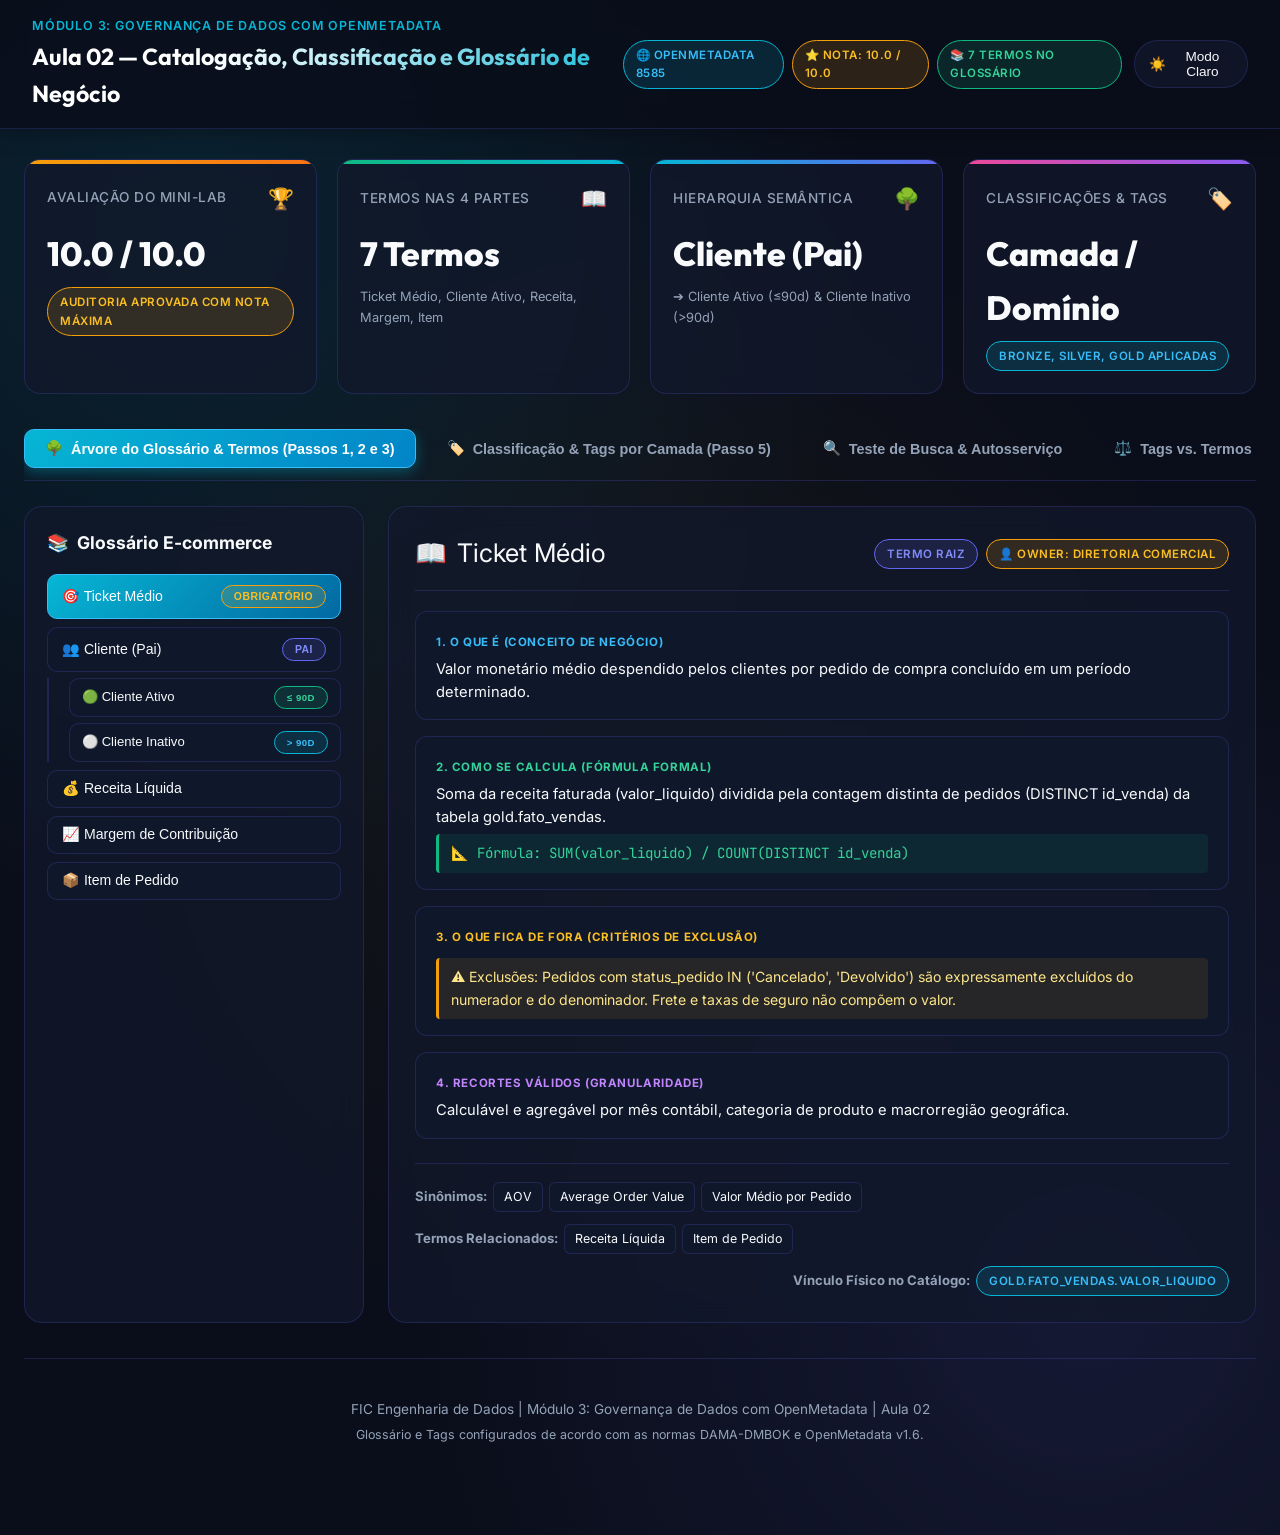
<file: bloco_03_governanca/aula-02-catalogacao-classificacao-glossario/index.html>
<!DOCTYPE html>
<html lang="pt-BR">
<head>
  <meta charset="UTF-8" />
  <meta name="viewport" content="width=device-width, initial-scale=1.0" />
  <title>Módulo 3: Governança de Dados com OpenMetadata — Aula 02</title>
  <link rel="preconnect" href="https://fonts.googleapis.com" />
  <link rel="preconnect" href="https://fonts.gstatic.com" crossorigin />
  <link href="https://fonts.googleapis.com/css2?family=Inter:wght@300;400;500;600;700&family=Outfit:wght@500;600;700;800&family=JetBrains+Mono:wght@400;500;600&display=swap" rel="stylesheet" />
  <style>
    :root {
      --bg-main: #0a0e1a;
      --bg-card: rgba(18, 25, 43, 0.75);
      --bg-card-hover: rgba(28, 38, 64, 0.85);
      --border-color: rgba(99, 102, 241, 0.2);
      --border-glow: rgba(99, 102, 241, 0.45);
      --primary: #6366f1;
      --primary-light: #818cf8;
      --secondary: #06b6d4;
      --accent: #ec4899;
      --gold: #f59e0b;
      --success: #10b981;
      --danger: #ef4444;
      --text-main: #f8fafc;
      --text-muted: #94a3b8;
      --code-bg: #0f172a;
    }

    [data-theme="light"] {
      --bg-main: #f1f5f9;
      --bg-card: rgba(255, 255, 255, 0.9);
      --bg-card-hover: #ffffff;
      --border-color: rgba(99, 102, 241, 0.25);
      --border-glow: rgba(99, 102, 241, 0.5);
      --primary: #4f46e5;
      --primary-light: #6366f1;
      --secondary: #0891b2;
      --accent: #db2777;
      --gold: #d97706;
      --success: #059669;
      --danger: #dc2626;
      --text-main: #0f172a;
      --text-muted: #64748b;
      --code-bg: #e2e8f0;
    }

    * {
      box-sizing: border-box;
      margin: 0;
      padding: 0;
    }

    body {
      font-family: 'Inter', sans-serif;
      background-color: var(--bg-main);
      color: var(--text-main);
      line-height: 1.6;
      background-image:
        radial-gradient(circle at 15% 15%, rgba(6, 182, 212, 0.12) 0%, transparent 40%),
        radial-gradient(circle at 85% 85%, rgba(99, 102, 241, 0.12) 0%, transparent 40%),
        radial-gradient(circle at 50% 50%, rgba(245, 158, 11, 0.05) 0%, transparent 60%);
      min-height: 100vh;
      padding-bottom: 60px;
      transition: background-color 0.3s ease, color 0.3s ease;
    }

    h1, h2, h3, h4, h5 {
      font-family: 'Outfit', sans-serif;
      font-weight: 700;
    }

    /* Header */
    header {
      background: rgba(10, 14, 26, 0.85);
      backdrop-filter: blur(14px);
      border-bottom: 1px solid var(--border-color);
      position: sticky;
      top: 0;
      z-index: 100;
      padding: 16px 32px;
      display: flex;
      justify-content: space-between;
      align-items: center;
      box-shadow: 0 4px 20px rgba(0, 0, 0, 0.25);
    }

    [data-theme="light"] header {
      background: rgba(255, 255, 255, 0.85);
      box-shadow: 0 4px 20px rgba(0, 0, 0, 0.06);
    }

    .header-titles {
      display: flex;
      flex-direction: column;
      gap: 2px;
    }

    .header-breadcrumb {
      font-size: 0.78rem;
      color: var(--secondary);
      text-transform: uppercase;
      font-weight: 600;
      letter-spacing: 0.8px;
    }

    .header-titles h1 {
      font-size: 1.45rem;
      background: linear-gradient(135deg, #fff 30%, var(--secondary) 100%);
      -webkit-background-clip: text;
      -webkit-text-fill-color: transparent;
    }

    [data-theme="light"] .header-titles h1 {
      background: linear-gradient(135deg, #0f172a 30%, var(--primary) 100%);
      -webkit-background-clip: text;
      -webkit-text-fill-color: transparent;
    }

    .header-controls {
      display: flex;
      align-items: center;
      gap: 12px;
    }

    .theme-toggle-btn {
      background: var(--bg-card);
      border: 1px solid var(--border-color);
      color: var(--text-main);
      padding: 8px 14px;
      border-radius: 9999px;
      cursor: pointer;
      font-size: 0.85rem;
      font-weight: 500;
      display: flex;
      align-items: center;
      gap: 6px;
      transition: all 0.2s ease;
    }

    .theme-toggle-btn:hover {
      border-color: var(--primary);
      transform: scale(1.03);
    }

    .badges {
      display: flex;
      gap: 8px;
    }

    .badge {
      padding: 5px 12px;
      border-radius: 9999px;
      font-size: 0.72rem;
      font-weight: 600;
      letter-spacing: 0.5px;
      text-transform: uppercase;
      border: 1px solid;
      display: inline-flex;
      align-items: center;
      gap: 5px;
    }

    .badge-primary {
      background: rgba(99, 102, 241, 0.15);
      color: var(--primary-light);
      border-color: var(--primary);
    }

    .badge-success {
      background: rgba(16, 185, 129, 0.15);
      color: #34d399;
      border-color: var(--success);
    }

    .badge-gold {
      background: rgba(245, 158, 11, 0.15);
      color: #fbbf24;
      border-color: var(--gold);
    }

    .badge-cyan {
      background: rgba(6, 182, 212, 0.15);
      color: #38bdf8;
      border-color: var(--secondary);
    }

    /* Main Container */
    .container {
      max-width: 1420px;
      margin: 0 auto;
      padding: 30px 24px;
    }

    /* KPI Grid */
    .kpi-grid {
      display: grid;
      grid-template-columns: repeat(auto-fit, minmax(260px, 1fr));
      gap: 20px;
      margin-bottom: 35px;
    }

    .kpi-card {
      background: var(--bg-card);
      border: 1px solid var(--border-color);
      border-radius: 16px;
      padding: 22px;
      backdrop-filter: blur(10px);
      transition: all 0.3s ease;
      position: relative;
      overflow: hidden;
    }

    .kpi-card::before {
      content: '';
      position: absolute;
      top: 0;
      left: 0;
      width: 100%;
      height: 4px;
      background: linear-gradient(90deg, var(--secondary), var(--primary));
    }

    .kpi-card.gold::before {
      background: linear-gradient(90deg, var(--gold), #f97316);
    }

    .kpi-card.emerald::before {
      background: linear-gradient(90deg, var(--success), #06b6d4);
    }

    .kpi-card.pink::before {
      background: linear-gradient(90deg, var(--accent), #8b5cf6);
    }

    .kpi-card:hover {
      transform: translateY(-4px);
      border-color: var(--border-glow);
      box-shadow: 0 12px 30px rgba(6, 182, 212, 0.18);
    }

    .kpi-header {
      display: flex;
      justify-content: space-between;
      align-items: center;
      margin-bottom: 12px;
    }

    .kpi-title {
      font-size: 0.85rem;
      color: var(--text-muted);
      font-weight: 500;
      text-transform: uppercase;
      letter-spacing: 0.5px;
    }

    .kpi-icon {
      font-size: 1.3rem;
    }

    .kpi-value {
      font-size: 2.1rem;
      font-family: 'Outfit', sans-serif;
      font-weight: 800;
      color: var(--text-main);
      margin-bottom: 6px;
    }

    .kpi-footer {
      font-size: 0.8rem;
      color: var(--text-muted);
      display: flex;
      align-items: center;
      gap: 6px;
    }

    /* Navigation Tabs */
    .nav-tabs {
      display: flex;
      gap: 10px;
      margin-bottom: 25px;
      border-bottom: 1px solid var(--border-color);
      padding-bottom: 12px;
      overflow-x: auto;
    }

    .nav-tab-btn {
      background: transparent;
      border: 1px solid transparent;
      color: var(--text-muted);
      padding: 10px 20px;
      border-radius: 10px;
      font-size: 0.9rem;
      font-weight: 600;
      cursor: pointer;
      transition: all 0.2s ease;
      white-space: nowrap;
      display: flex;
      align-items: center;
      gap: 8px;
    }

    .nav-tab-btn:hover {
      color: var(--text-main);
      background: rgba(6, 182, 212, 0.1);
    }

    .nav-tab-btn.active {
      color: #fff;
      background: linear-gradient(135deg, var(--secondary), #0284c7);
      border-color: #38bdf8;
      box-shadow: 0 4px 14px rgba(6, 182, 212, 0.35);
    }

    /* Section Styles */
    .section-block {
      display: none;
      animation: fadeIn 0.3s ease;
    }

    .section-block.active {
      display: block;
    }

    @keyframes fadeIn {
      from { opacity: 0; transform: translateY(6px); }
      to { opacity: 1; transform: translateY(0); }
    }

    /* Glossary Layout */
    .glossary-layout {
      display: grid;
      grid-template-columns: 340px 1fr;
      gap: 24px;
      margin-bottom: 35px;
    }

    @media (max-width: 992px) {
      .glossary-layout {
        grid-template-columns: 1fr;
      }
    }

    .glossary-tree-panel {
      background: var(--bg-card);
      border: 1px solid var(--border-color);
      border-radius: 18px;
      padding: 22px;
      backdrop-filter: blur(12px);
    }

    .tree-header {
      font-size: 1.1rem;
      margin-bottom: 16px;
      display: flex;
      align-items: center;
      gap: 8px;
    }

    .tree-list {
      list-style: none;
      display: flex;
      flex-direction: column;
      gap: 8px;
    }

    .tree-item-btn {
      width: 100%;
      text-align: left;
      background: var(--code-bg);
      border: 1px solid var(--border-color);
      color: var(--text-main);
      padding: 10px 14px;
      border-radius: 10px;
      cursor: pointer;
      font-size: 0.88rem;
      font-weight: 500;
      transition: all 0.2s ease;
      display: flex;
      align-items: center;
      justify-content: space-between;
    }

    .tree-item-btn:hover {
      border-color: var(--secondary);
      background: rgba(6, 182, 212, 0.1);
    }

    .tree-item-btn.active {
      background: linear-gradient(135deg, var(--secondary), #0369a1);
      color: #fff;
      border-color: #38bdf8;
    }

    .sub-tree {
      list-style: none;
      padding-left: 20px;
      display: flex;
      flex-direction: column;
      gap: 6px;
      margin-top: 6px;
      border-left: 2px solid var(--border-color);
    }

    .term-details-panel {
      background: var(--bg-card);
      border: 1px solid var(--border-color);
      border-radius: 18px;
      padding: 26px;
      backdrop-filter: blur(12px);
    }

    .term-title-row {
      display: flex;
      justify-content: space-between;
      align-items: center;
      flex-wrap: wrap;
      gap: 12px;
      margin-bottom: 20px;
      padding-bottom: 16px;
      border-bottom: 1px solid var(--border-color);
    }

    .term-title {
      font-size: 1.6rem;
      display: flex;
      align-items: center;
      gap: 10px;
    }

    /* The 4-Parts Grid */
    .four-parts-grid {
      display: grid;
      grid-template-columns: 1fr;
      gap: 16px;
      margin-bottom: 24px;
    }

    .part-box {
      background: var(--code-bg);
      border: 1px solid var(--border-color);
      border-radius: 12px;
      padding: 16px 20px;
      position: relative;
    }

    .part-badge {
      font-size: 0.72rem;
      font-weight: 700;
      text-transform: uppercase;
      letter-spacing: 0.6px;
      display: inline-block;
      margin-bottom: 6px;
    }

    .part-1 { color: #38bdf8; }
    .part-2 { color: #34d399; }
    .part-3 { color: #fbbf24; }
    .part-4 { color: #c084fc; }

    .part-content {
      font-size: 0.92rem;
      color: var(--text-main);
      line-height: 1.55;
    }

    .formula-callout {
      background: rgba(16, 185, 129, 0.1);
      border-left: 3px solid var(--success);
      padding: 8px 12px;
      border-radius: 4px;
      font-family: 'JetBrains Mono', monospace;
      color: #34d399;
      margin-top: 6px;
      font-size: 0.88rem;
    }

    .exclusion-callout {
      background: rgba(245, 158, 11, 0.1);
      border-left: 3px solid var(--gold);
      padding: 8px 12px;
      border-radius: 4px;
      color: #fde68a;
      margin-top: 6px;
      font-size: 0.88rem;
    }

    [data-theme="light"] .exclusion-callout {
      color: #92400e;
    }

    /* Meta Tags Row */
    .term-meta-row {
      display: flex;
      flex-wrap: wrap;
      gap: 12px;
      margin-top: 18px;
      padding-top: 18px;
      border-top: 1px solid var(--border-color);
    }

    .pill-group {
      display: flex;
      align-items: center;
      gap: 6px;
      font-size: 0.82rem;
      color: var(--text-muted);
    }

    .pill-item {
      background: var(--code-bg);
      border: 1px solid var(--border-color);
      padding: 4px 10px;
      border-radius: 6px;
      font-size: 0.78rem;
      color: var(--text-main);
    }

    /* Tags Table */
    .tags-container {
      background: var(--bg-card);
      border: 1px solid var(--border-color);
      border-radius: 18px;
      padding: 26px;
      margin-bottom: 35px;
    }

    .tags-table {
      width: 100%;
      border-collapse: collapse;
      margin-top: 16px;
    }

    .tags-table th {
      background: rgba(0, 0, 0, 0.25);
      padding: 12px 16px;
      text-align: left;
      font-size: 0.78rem;
      text-transform: uppercase;
      color: var(--text-muted);
      border-bottom: 1px solid var(--border-color);
    }

    .tags-table td {
      padding: 14px 16px;
      border-bottom: 1px solid rgba(255, 255, 255, 0.05);
      font-size: 0.88rem;
    }

    .tag-bubble {
      display: inline-flex;
      align-items: center;
      gap: 4px;
      padding: 3px 10px;
      border-radius: 6px;
      font-size: 0.75rem;
      font-weight: 700;
      margin-right: 6px;
    }

    .tag-gold { background: rgba(245, 158, 11, 0.2); color: var(--gold); border: 1px solid var(--gold); }
    .tag-silver { background: rgba(148, 163, 184, 0.2); color: #cbd5e1; border: 1px solid #94a3b8; }
    .tag-bronze { background: rgba(180, 83, 9, 0.2); color: #f59e0b; border: 1px solid #b45309; }

    /* Search Simulator */
    .search-sim-wrapper {
      background: var(--bg-card);
      border: 1px solid var(--border-color);
      border-radius: 18px;
      padding: 26px;
      margin-bottom: 35px;
    }

    .sim-input-row {
      display: flex;
      gap: 12px;
      margin: 16px 0 24px 0;
    }

    .sim-input {
      flex: 1;
      background: var(--code-bg);
      border: 1px solid var(--border-color);
      color: var(--text-main);
      padding: 12px 18px;
      border-radius: 10px;
      font-size: 0.95rem;
      outline: none;
    }

    .sim-input:focus {
      border-color: var(--secondary);
      box-shadow: 0 0 14px rgba(6, 182, 212, 0.35);
    }

    .sim-btn-chips {
      display: flex;
      gap: 8px;
      flex-wrap: wrap;
      margin-bottom: 20px;
    }

    .chip-btn {
      background: var(--code-bg);
      border: 1px solid var(--border-color);
      color: var(--text-muted);
      padding: 6px 12px;
      border-radius: 9999px;
      font-size: 0.78rem;
      cursor: pointer;
      transition: all 0.2s;
    }

    .chip-btn:hover {
      color: var(--text-main);
      border-color: var(--secondary);
    }

    .sim-results-box {
      background: var(--code-bg);
      border-radius: 12px;
      padding: 18px;
      min-height: 120px;
    }

    .result-item {
      padding: 12px;
      border-bottom: 1px solid var(--border-color);
      display: flex;
      justify-content: space-between;
      align-items: center;
    }

    .result-item:last-child {
      border-bottom: none;
    }

    /* Terminal & Code Blocks */
    .code-container {
      background: var(--code-bg);
      border: 1px solid var(--border-color);
      border-radius: 12px;
      overflow: hidden;
      margin-top: 14px;
    }

    .code-topbar {
      display: flex;
      justify-content: space-between;
      align-items: center;
      padding: 8px 16px;
      background: rgba(0, 0, 0, 0.3);
      border-bottom: 1px solid var(--border-color);
    }

    .code-lang {
      font-family: 'JetBrains Mono', monospace;
      font-size: 0.75rem;
      color: var(--text-muted);
      text-transform: uppercase;
    }

    .copy-btn {
      background: transparent;
      border: 1px solid var(--border-color);
      color: var(--text-muted);
      padding: 4px 10px;
      border-radius: 6px;
      font-size: 0.72rem;
      cursor: pointer;
      transition: all 0.2s;
    }

    .copy-btn:hover {
      color: #fff;
      border-color: var(--secondary);
    }

    pre.code-content {
      padding: 16px;
      font-family: 'JetBrains Mono', monospace;
      font-size: 0.82rem;
      color: #e2e8f0;
      overflow-x: auto;
      line-height: 1.5;
    }

    [data-theme="light"] pre.code-content {
      color: #1e293b;
    }

    footer {
      text-align: center;
      padding-top: 40px;
      border-top: 1px solid var(--border-color);
      color: var(--text-muted);
      font-size: 0.85rem;
    }
  </style>
</head>
<body>

  <!-- Top Header -->
  <header>
    <div class="header-titles">
      <span class="header-breadcrumb">Módulo 3: Governança de Dados com OpenMetadata</span>
      <h1>Aula 02 — Catalogação, Classificação e Glossário de Negócio</h1>
    </div>
    <div class="header-controls">
      <div class="badges">
        <span class="badge badge-cyan">🌐 OpenMetadata 8585</span>
        <span class="badge badge-gold">⭐ Nota: 10.0 / 10.0</span>
        <span class="badge badge-success">📚 7 Termos no Glossário</span>
      </div>
      <button class="theme-toggle-btn" id="themeToggleBtn" onclick="toggleTheme()">
        <span id="themeIcon">☀️</span> Modo Claro
      </button>
    </div>
  </header>

  <div class="container">

    <!-- KPI Metric Cards -->
    <div class="kpi-grid">
      <div class="kpi-card gold">
        <div class="kpi-header">
          <span class="kpi-title">Avaliação do Mini-Lab</span>
          <span class="kpi-icon">🏆</span>
        </div>
        <div class="kpi-value">10.0 / 10.0</div>
        <div class="kpi-footer">
          <span class="badge badge-gold">Auditoria Aprovada com Nota Máxima</span>
        </div>
      </div>

      <div class="kpi-card emerald">
        <div class="kpi-header">
          <span class="kpi-title">Termos nas 4 Partes</span>
          <span class="kpi-icon">📖</span>
        </div>
        <div class="kpi-value">7 Termos</div>
        <div class="kpi-footer">
          <span>Ticket Médio, Cliente Ativo, Receita, Margem, Item</span>
        </div>
      </div>

      <div class="kpi-card">
        <div class="kpi-header">
          <span class="kpi-title">Hierarquia Semântica</span>
          <span class="kpi-icon">🌳</span>
        </div>
        <div class="kpi-value">Cliente (Pai)</div>
        <div class="kpi-footer">
          <span>➔ Cliente Ativo (≤90d) & Cliente Inativo (>90d)</span>
        </div>
      </div>

      <div class="kpi-card pink">
        <div class="kpi-header">
          <span class="kpi-title">Classificações & Tags</span>
          <span class="kpi-icon">🏷️</span>
        </div>
        <div class="kpi-value">Camada / Domínio</div>
        <div class="kpi-footer">
          <span class="badge badge-cyan">Bronze, Silver, Gold Aplicadas</span>
        </div>
      </div>
    </div>

    <!-- Navigation Tabs -->
    <div class="nav-tabs">
      <button class="nav-tab-btn active" onclick="switchSection('glossario', this)">
        <span>🌳</span> Árvore do Glossário & Termos (Passos 1, 2 e 3)
      </button>
      <button class="nav-tab-btn" onclick="switchSection('classificacao', this)">
        <span>🏷️</span> Classificação & Tags por Camada (Passo 5)
      </button>
      <button class="nav-tab-btn" onclick="switchSection('busca-sim', this)">
        <span>🔍</span> Teste de Busca & Autosserviço
      </button>
      <button class="nav-tab-btn" onclick="switchSection('tag-vs-termo', this)">
        <span>⚖️</span> Tags vs. Termos de Glossário
      </button>
      <button class="nav-tab-btn" onclick="switchSection('comandos', this)">
        <span>💻</span> Scripts & Auditoria (10 Pontos)
      </button>
    </div>

    <!-- SECTION 1: GLOSSÁRIO E HIERARQUIA -->
    <div id="sec-glossario" class="section-block active">
      <div class="glossary-layout">
        
        <!-- Left: Tree Navigation -->
        <div class="glossary-tree-panel">
          <div class="tree-header">
            <span>📚</span>
            <strong>Glossário E-commerce</strong>
          </div>
          
          <ul class="tree-list">
            <li>
              <button class="tree-item-btn active" onclick="selectTerm('Ticket_Medio', this)">
                <span>🎯 Ticket Médio</span>
                <span class="badge badge-gold" style="font-size: 0.65rem;">Obrigatório</span>
              </button>
            </li>
            <li>
              <button class="tree-item-btn" onclick="selectTerm('Cliente', this)">
                <span>👥 Cliente (Pai)</span>
                <span class="badge badge-primary" style="font-size: 0.65rem;">Pai</span>
              </button>
              <ul class="sub-tree">
                <li>
                  <button class="tree-item-btn" onclick="selectTerm('Cliente_Ativo', this)" style="font-size: 0.82rem; padding: 7px 12px;">
                    <span>🟢 Cliente Ativo</span>
                    <span class="badge badge-success" style="font-size: 0.6rem;">≤ 90d</span>
                  </button>
                </li>
                <li>
                  <button class="tree-item-btn" onclick="selectTerm('Cliente_Inativo', this)" style="font-size: 0.82rem; padding: 7px 12px;">
                    <span>⚪ Cliente Inativo</span>
                    <span class="badge badge-cyan" style="font-size: 0.6rem;">> 90d</span>
                  </button>
                </li>
              </ul>
            </li>
            <li>
              <button class="tree-item-btn" onclick="selectTerm('Receita_Liquida', this)">
                <span>💰 Receita Líquida</span>
              </button>
            </li>
            <li>
              <button class="tree-item-btn" onclick="selectTerm('Margem_de_Contribuicao', this)">
                <span>📈 Margem de Contribuição</span>
              </button>
            </li>
            <li>
              <button class="tree-item-btn" onclick="selectTerm('Item_de_Pedido', this)">
                <span>📦 Item de Pedido</span>
              </button>
            </li>
          </ul>
        </div>

        <!-- Right: Inspector with the 4 parts -->
        <div class="term-details-panel" id="termDetailsPanel">
          <!-- Filled dynamically by JavaScript -->
        </div>

      </div>
    </div>

    <!-- SECTION 2: CLASSIFICAÇÃO E TAGS (Passo 5) -->
    <div id="sec-classificacao" class="section-block">
      <div class="tags-container">
        <h3>🏷️ Classificação por Camada (Maturidade na Arquitetura Medalhão)</h3>
        <p style="color: var(--text-muted); font-size: 0.88rem; margin-top: 4px;">
          As tags categorizam a maturidade técnica do dado, permitindo que consumidores filtrem apenas tabelas prontas para consumo:
        </p>

        <table class="tags-table">
          <thead>
            <tr>
              <th>Tabela do Acervo</th>
              <th>Camada (Medallion)</th>
              <th>Domínio de Negócio</th>
              <th>Status de Certificação</th>
              <th>Uso Recomendado</th>
            </tr>
          </thead>
          <tbody>
            <tr>
              <td><code>gold.fato_vendas</code></td>
              <td><span class="tag-bubble tag-gold">Gold</span></td>
              <td><span class="pill-item">Vendas</span></td>
              <td><span class="badge badge-success">Certificado</span></td>
              <td>Relatórios de faturamento, margem e balanço financeiro.</td>
            </tr>
            <tr>
              <td><code>gold.dim_produto</code></td>
              <td><span class="tag-bubble tag-gold">Gold</span></td>
              <td><span class="pill-item">Produto</span></td>
              <td><span class="badge badge-success">Certificado</span></td>
              <td>Portfólio de produtos, precificação e estoques.</td>
            </tr>
            <tr>
              <td><code>gold.dim_cliente</code></td>
              <td><span class="tag-bubble tag-gold">Gold</span></td>
              <td><span class="pill-item">Cliente</span></td>
              <td><span class="badge badge-success">Certificado</span></td>
              <td>Retenção, LTV e segmentações com proteção LGPD.</td>
            </tr>
            <tr>
              <td><code>silver.vendas</code></td>
              <td><span class="tag-bubble tag-silver">Silver</span></td>
              <td><span class="pill-item">Vendas</span></td>
              <td><span class="badge badge-success">Certificado</span></td>
              <td>Insumo intermediário limpo para a camada Gold.</td>
            </tr>
            <tr>
              <td><code>silver.produtos</code></td>
              <td><span class="tag-bubble tag-silver">Silver</span></td>
              <td><span class="pill-item">Produto</span></td>
              <td><span class="badge badge-success">Certificado</span></td>
              <td>Catálogo sanitizado sem duplicidades.</td>
            </tr>
            <tr>
              <td><code>staging.vendas</code></td>
              <td><span class="tag-bubble tag-bronze">Bronze</span></td>
              <td><span class="pill-item">Vendas</span></td>
              <td><span class="pill-item">Em Validação</span></td>
              <td>Ingestão bruta; não usar diretamente em BI.</td>
            </tr>
            <tr>
              <td><code>staging.produtos</code></td>
              <td><span class="tag-bubble tag-bronze">Bronze</span></td>
              <td><span class="pill-item">Produto</span></td>
              <td><span class="pill-item">Em Validação</span></td>
              <td>Ingestão bruta; não usar diretamente em BI.</td>
            </tr>
          </tbody>
        </table>
      </div>
    </div>

    <!-- SECTION 3: BUSCA E AUTOSSERVIÇO -->
    <div id="sec-busca-sim" class="section-block">
      <div class="search-sim-wrapper">
        <h3>🔍 Simulador de Descoberta Semântica do OpenMetadata</h3>
        <p style="color: var(--text-muted); font-size: 0.88rem; margin-top: 4px;">
          Teste a pesquisa inteligente por conceitos de negócio. O catálogo encontra tabelas e colunas mesmo quando os termos técnicos são diferentes:
        </p>

        <div class="sim-btn-chips">
          <button class="chip-btn" onclick="runSearchSimulation('ticket médio')">Ex: "ticket médio"</button>
          <button class="chip-btn" onclick="runSearchSimulation('cliente ativo')">Ex: "cliente ativo"</button>
          <button class="chip-btn" onclick="runSearchSimulation('margem')">Ex: "margem"</button>
          <button class="chip-btn" onclick="runSearchSimulation('aov')">Ex: "aov"</button>
          <button class="chip-btn" onclick="runSearchSimulation('90 dias')">Ex: "90 dias"</button>
          <button class="chip-btn" onclick="runSearchSimulation('gold')">Ex: "gold"</button>
        </div>

        <div class="sim-input-row">
          <input type="text" class="sim-input" id="simSearchInput" placeholder="Digite uma palavra-chave (ex: ticket médio, churn, cancelado, margem)..." oninput="runSearchSimulation(this.value)" />
        </div>

        <div class="sim-results-box" id="simResultsBox">
          <!-- Filled dynamically -->
        </div>
      </div>
    </div>

    <!-- SECTION 4: TAG VS TERMO -->
    <div id="sec-tag-vs-termo" class="section-block">
      <div style="background: var(--bg-card); border: 1px solid var(--border-color); border-radius: 18px; padding: 26px; margin-bottom: 25px;">
        <h3>⚖️ A Distinção que Confunde Todo Mundo</h3>
        <p style="color: var(--text-muted); font-size: 0.88rem; margin-top: 4px;">
          Como saber se você deve criar uma <strong>Tag</strong> ou um <strong>Termo de Glossário</strong>:
        </p>

        <div style="display: grid; grid-template-columns: repeat(auto-fit, minmax(320px, 1fr)); gap: 20px; margin-top: 20px;">
          <div style="background: var(--code-bg); border-radius: 14px; padding: 20px; border-left: 4px solid var(--secondary);">
            <h4 style="color: var(--secondary); margin-bottom: 8px;">🏷️ TAG (Classificação Técnica)</h4>
            <p style="font-size: 0.85rem; color: var(--text-muted); line-height: 1.55;">
              Responde: <em>"Que tipo de dado é este?"</em> ou <em>"Qual a sua maturidade?"</em>.<br>
              <strong>Exemplos:</strong> <code>Camada.Gold</code>, <code>PII.Sensitive</code>, <code>Certificacao.Deprecado</code>.<br>
              <strong>Regra:</strong> Se você aplicaria o rótulo a dezenas de colunas em 2 segundos sem precisar discutir, <strong>é TAG</strong>.
            </p>
          </div>

          <div style="background: var(--code-bg); border-radius: 14px; padding: 20px; border-left: 4px solid var(--gold);">
            <h4 style="color: var(--gold); margin-bottom: 8px;">📖 TERMO DE GLOSSÁRIO (Negócio)</h4>
            <p style="font-size: 0.85rem; color: var(--text-muted); line-height: 1.55;">
              Responde: <em>"O que significa isto para a tomada de decisão da empresa?"</em>.<br>
              <strong>Exemplos:</strong> <code>Ticket Médio</code>, <code>Cliente Ativo</code>, <code>Margem de Contribuição</code>.<br>
              <strong>Regra:</strong> Se precisou de uma reunião entre áreas para definir a fórmula e as exclusões, <strong>é TERMO DE GLOSSÁRIO</strong>.
            </p>
          </div>
        </div>
      </div>
    </div>

    <!-- SECTION 5: COMANDOS E SCRIPTS -->
    <div id="sec-comandos" class="section-block">
      <div style="background: var(--bg-card); border: 1px solid var(--border-color); border-radius: 18px; padding: 26px; margin-bottom: 25px;">
        <h3>💻 Automação Completa via API do OpenMetadata</h3>
        <p style="font-size: 0.85rem; color: var(--text-muted); margin-top: 4px;">
          Como foi feita a criação das classifications, tags, termos de glossário e vínculos:
        </p>

        <div class="code-container">
          <div class="code-topbar">
            <span class="code-lang">BASH — Executar Automação e Auditoria</span>
            <button class="copy-btn" onclick="copyCode('auditCommandsBlock')">Copiar Comandos</button>
          </div>
          <pre class="code-content" id="auditCommandsBlock"># 1. Executar o script que cria Glossário, Termos e Tags:
cd bloco_03_governanca/aula-02-catalogacao-classificacao-glossario
python3 scripts/popular_glossario_tags.py

# 2. Rodar a auditoria oficial dos 10 pontos:
python3 scripts/validar_glossario_openmetadata.py</pre>
        </div>
      </div>
    </div>

    <!-- Footer -->
    <footer>
      <p>FIC Engenharia de Dados | Módulo 3: Governança de Dados com OpenMetadata | Aula 02</p>
      <p style="margin-top: 4px; font-size: 0.78rem;">Glossário e Tags configurados de acordo com as normas DAMA-DMBOK e OpenMetadata v1.6.</p>
    </footer>

  </div>

  <script>
    // DADOS DOS TERMOS NAS 4 PARTES
    const TERMOS_DATA = {
      "Ticket_Medio": {
        nome: "Ticket Médio",
        hierarquia: "Termo Raiz",
        owner: "Diretoria Comercial",
        part1: "Valor monetário médio despendido pelos clientes por pedido de compra concluído em um período determinado.",
        part2: "Soma da receita faturada (valor_liquido) dividida pela contagem distinta de pedidos (DISTINCT id_venda) da tabela gold.fato_vendas.",
        formula: "SUM(valor_liquido) / COUNT(DISTINCT id_venda)",
        part3: "Pedidos com status_pedido IN ('Cancelado', 'Devolvido') são expressamente excluídos do numerador e do denominador. Frete e taxas de seguro não compõem o valor.",
        part4: "Calculável e agregável por mês contábil, categoria de produto e macrorregião geográfica.",
        synonyms: ["AOV", "Average Order Value", "Valor Médio por Pedido"],
        related: ["Receita Líquida", "Item de Pedido"],
        vinculo: "gold.fato_vendas.valor_liquido"
      },
      "Cliente": {
        nome: "Cliente (Termo Pai)",
        hierarquia: "Termo Pai (Root)",
        owner: "CRM & Atendimento",
        part1: "Pessoa física ou jurídica formalmente cadastrada na base corporativa do e-commerce.",
        part2: "Identificado pela chave única cliente_id na dimensão gold.dim_cliente.",
        formula: "Registro único em gold.dim_cliente",
        part3: "A distinção entre Cliente Ativo e Cliente Inativo é estritamente temporal, baseada na janela de 90 dias da data da última compra faturada. Usuários anônimos sem cadastro concluído ficam de fora.",
        part4: "Segmentável por tipo de relacionamento (B2C, B2B, VIP) e localização geográfica.",
        synonyms: ["Consumidor", "Titular do Cadastro", "Comprador"],
        related: ["Cliente Ativo", "Cliente Inativo"],
        vinculo: "Tabela gold.dim_cliente"
      },
      "Cliente_Ativo": {
        nome: "Cliente Ativo",
        hierarquia: "Filho de: Cliente",
        owner: "CRM & Atendimento",
        part1: "Cliente cadastrado que realizou ao menos uma compra faturada e entregue nos últimos 90 dias.",
        part2: "Condição lógica: CURRENT_DATE - MAX(data_venda) <= 90 dias com status_pedido = 'Entregue'.",
        formula: "CURRENT_DATE - MAX(data_venda) <= 90 DIAS",
        part3: "Justificativa da janela de 90 dias: O ciclo médio de recompra de eletrônicos e periféricos é de 60 a 75 dias; a janela de 90 dias cobre um trimestre fiscal e identifica o cliente em fase ativa de retenção. Clientes sem compras recentes ou com pedidos cancelados ficam de fora.",
        part4: "Segmentação por categoria de interesse e valor acumulado LTV.",
        synonyms: ["Active Customer", "Cliente Recorrente", "Comprador Engajado"],
        related: ["Cliente Inativo", "Ticket Médio"],
        vinculo: "gold.dim_cliente.status_cliente"
      },
      "Cliente_Inativo": {
        nome: "Cliente Inativo",
        hierarquia: "Filho de: Cliente",
        owner: "CRM & Atendimento",
        part1: "Cliente cadastrado cuja última compra concluída ocorreu há mais de 90 dias, ou que nunca realizou compras desde o cadastro.",
        part2: "Condição lógica: CURRENT_DATE - MAX(data_venda) > 90 dias ou ausência de histórico de compras.",
        formula: "CURRENT_DATE - MAX(data_venda) > 90 DIAS",
        part3: "Clientes com contas suspensas por fraude ou com solicitação de exclusão por LGPD são classificados sob tag específica de 'Bloqueado/Anonimizado'.",
        part4: "Subdividido em faixas: 91-180 dias (risco de churn), 181-365 dias (churn consolidado) e >365 dias (perdido).",
        synonyms: ["Dormant Customer", "Cliente Adormecido", "Churn"],
        related: ["Cliente Ativo"],
        vinculo: "gold.dim_cliente.status_cliente"
      },
      "Receita_Liquida": {
        nome: "Receita Líquida",
        hierarquia: "Termo Raiz",
        owner: "Controladoria & Finanças",
        part1: "Montante monetário efetivamente faturado pela venda de produtos após dedução de descontos comerciais concedidos.",
        part2: "Soma de valor_liquido na tabela gold.fato_vendas, onde valor_liquido = (quantidade * preco_unitario) - desconto.",
        formula: "SUM((quantidade * preco_unitario) - desconto)",
        part3: "Fretes cobrados à parte, seguros, juros de parcelamento do cartão e pedidos cancelados/estornados não entram na receita líquida.",
        part4: "Por dia, mês, trimestre, filial e categoria.",
        synonyms: ["Net Revenue", "Net Sales", "Faturamento Líquido"],
        related: ["Ticket Médio", "Margem de Contribuição"],
        vinculo: "gold.fato_vendas.valor_liquido"
      },
      "Margem_de_Contribuicao": {
        nome: "Margem de Contribuição",
        hierarquia: "Termo Raiz",
        owner: "Diretoria Financeira",
        part1: "Ganho financeiro real remanescente da venda de cada mercadoria após a dedução de todos os custos variáveis diretos e tributos incidentes.",
        part2: "valor_liquido - custo_produto - impostos na tabela gold.fato_vendas.",
        formula: "valor_liquido - custo_produto - impostos",
        part3: "Deduz obrigatoriamente 18% de tributos diretos (ICMS + PIS/COFINS) e o custo de reposição CMV. Custos fixos gerais da empresa não são rateados aqui.",
        part4: "Por categoria de produto, canal de conversão e faixa de preço.",
        synonyms: ["Margem Líquida do Item", "Contribution Margin", "Margem Real"],
        related: ["Receita Líquida", "Item de Pedido"],
        vinculo: "gold.fato_vendas.margem_lucro"
      },
      "Item_de_Pedido": {
        nome: "Item de Pedido",
        hierarquia: "Termo Raiz",
        owner: "Engenharia de Dados",
        part1: "Unidade atômica transacionada que representa a aquisição de um SKU de produto dentro de um pedido de compra.",
        part2: "Cada linha individual registrada na tabela gold.fato_vendas (sk_venda).",
        formula: "1 Linha = 1 Item em gold.fato_vendas",
        part3: "Não confundir com o pedido inteiro. Se um pedido contiver 1 notebook e 1 mouse, haverá 1 pedido e 2 itens de pedido distintos.",
        part4: "Por pedido (id_venda), departamento e comprador.",
        synonyms: ["Order Line", "Line Item", "Item Vendido"],
        related: ["Ticket Médio", "Receita Líquida"],
        vinculo: "gold.fato_vendas.sk_venda"
      }
    };

    function selectTerm(termKey, btn) {
      document.querySelectorAll(".tree-item-btn").forEach(b => b.classList.remove("active"));
      btn.classList.add("active");

      const t = TERMOS_DATA[termKey];
      if (!t) return;

      const panel = document.getElementById("termDetailsPanel");
      panel.innerHTML = `
        <div class="term-title-row">
          <div class="term-title">
            <span>📖</span> ${t.nome}
          </div>
          <div style="display: flex; gap: 8px;">
            <span class="badge badge-primary">${t.hierarquia}</span>
            <span class="badge badge-gold">👤 Owner: ${t.owner}</span>
          </div>
        </div>

        <div class="four-parts-grid">
          <!-- Parte 1 -->
          <div class="part-box">
            <span class="part-badge part-1">1. O que é (Conceito de Negócio)</span>
            <div class="part-content">${t.part1}</div>
          </div>

          <!-- Parte 2 -->
          <div class="part-box">
            <span class="part-badge part-2">2. Como se calcula (Fórmula Formal)</span>
            <div class="part-content">${t.part2}</div>
            <div class="formula-callout">📐 Fórmula: ${t.formula}</div>
          </div>

          <!-- Parte 3 -->
          <div class="part-box">
            <span class="part-badge part-3">3. O que fica de fora (Critérios de Exclusão)</span>
            <div class="exclusion-callout">⚠️ Exclusões: ${t.part3}</div>
          </div>

          <!-- Parte 4 -->
          <div class="part-box">
            <span class="part-badge part-4">4. Recortes válidos (Granularidade)</span>
            <div class="part-content">${t.part4}</div>
          </div>
        </div>

        <div class="term-meta-row">
          <div class="pill-group">
            <strong>Sinônimos:</strong>
            ${t.synonyms.map(s => `<span class="pill-item">${s}</span>`).join('')}
          </div>
          <div class="pill-group">
            <strong>Termos Relacionados:</strong>
            ${t.related.map(r => `<span class="pill-item">${r}</span>`).join('')}
          </div>
          <div class="pill-group" style="margin-left: auto;">
            <strong>Vínculo Físico no Catálogo:</strong>
            <span class="badge badge-cyan">${t.vinculo}</span>
          </div>
        </div>
      `;
    }

    // Simulador de Busca
    const SIM_DATABASE = [
      { titulo: "Ticket Médio (Termo de Glossário)", tipo: "GlossaryTerm", desc: "Soma de valor_liquido dividida por pedidos distintos em gold.fato_vendas.", match: "ticket médio, aov, média, pedidos, vendas, valor líquido" },
      { titulo: "Cliente Ativo (Termo Filho)", tipo: "GlossaryTerm", desc: "Cliente com compra entregue nos últimos 90 dias.", match: "cliente ativo, 90 dias, recompra, crm, active customer" },
      { titulo: "Cliente Inativo (Termo Filho)", tipo: "GlossaryTerm", desc: "Cliente sem compras há mais de 90 dias ou com churn.", match: "cliente inativo, 90 dias, churn, dormant customer" },
      { titulo: "Margem de Contribuição (Termo de Glossário)", tipo: "GlossaryTerm", desc: "valor_liquido - custo_produto - impostos (18% deduzidos).", match: "margem, imposto, impostos, lucro, cmv, contribuição" },
      { titulo: "gold.fato_vendas (Tabela Star Schema)", tipo: "Table [Camada.Gold]", desc: "Tabela fato de vendas com 16 colunas documentadas.", match: "gold, vendas, fato_vendas, transações, receita" },
      { titulo: "gold.dim_cliente (Tabela Star Schema)", tipo: "Table [Camada.Gold]", desc: "Dimensão de clientes com segmentação permanente por região.", match: "gold, cliente, dim_cliente, regiao, email, pii" }
    ];

    function runSearchSimulation(query) {
      document.getElementById("simSearchInput").value = query;
      const q = query.toLowerCase().trim();
      const box = document.getElementById("simResultsBox");

      if (!q) {
        box.innerHTML = `<p style="color: var(--text-muted); text-align: center; padding: 20px;">Digite um termo ou clique em um dos exemplos acima para ver a descoberta semântica em ação.</p>`;
        return;
      }

      const results = SIM_DATABASE.filter(item => 
        item.titulo.toLowerCase().includes(q) || 
        item.desc.toLowerCase().includes(q) || 
        item.match.toLowerCase().includes(q)
      );

      if (results.length === 0) {
        box.innerHTML = `<p style="color: var(--text-muted); text-align: center; padding: 20px;">Nenhum ativo localizado com a busca "${query}". Tente "margem", "ticket" ou "gold".</p>`;
        return;
      }

      box.innerHTML = results.map(r => `
        <div class="result-item">
          <div>
            <div style="font-weight: 700; color: var(--text-main); font-size: 0.95rem;">${r.titulo}</div>
            <div style="font-size: 0.82rem; color: var(--text-muted); margin-top: 2px;">${r.desc}</div>
          </div>
          <span class="badge ${r.tipo.includes('Gold') ? 'badge-gold' : 'badge-cyan'}">${r.tipo}</span>
        </div>
      `).join('');
    }

    function switchSection(secId, btn) {
      document.querySelectorAll(".section-block").forEach(s => s.classList.remove("active"));
      document.querySelectorAll(".nav-tab-btn").forEach(b => b.classList.remove("active"));

      const target = document.getElementById("sec-" + secId);
      if (target) target.classList.add("active");
      btn.classList.add("active");
    }

    function copyCode(elementId) {
      const code = document.getElementById(elementId).innerText;
      navigator.clipboard.writeText(code).then(() => {
        alert("Comandos copiados com sucesso!");
      });
    }

    function toggleTheme() {
      const isDark = document.body.getAttribute("data-theme") !== "light";
      if (isDark) {
        document.body.setAttribute("data-theme", "light");
        document.getElementById("themeIcon").textContent = "🌙";
        document.getElementById("themeToggleBtn").innerHTML = `<span>🌙</span> Modo Escuro`;
      } else {
        document.body.removeAttribute("data-theme");
        document.getElementById("themeIcon").textContent = "☀️";
        document.getElementById("themeToggleBtn").innerHTML = `<span>☀️</span> Modo Claro`;
      }
    }

    // Inicialização
    window.addEventListener("DOMContentLoaded", () => {
      selectTerm('Ticket_Medio', document.querySelector(".tree-item-btn.active"));
      runSearchSimulation("");
    });
  </script>
</body>
</html>
</file>
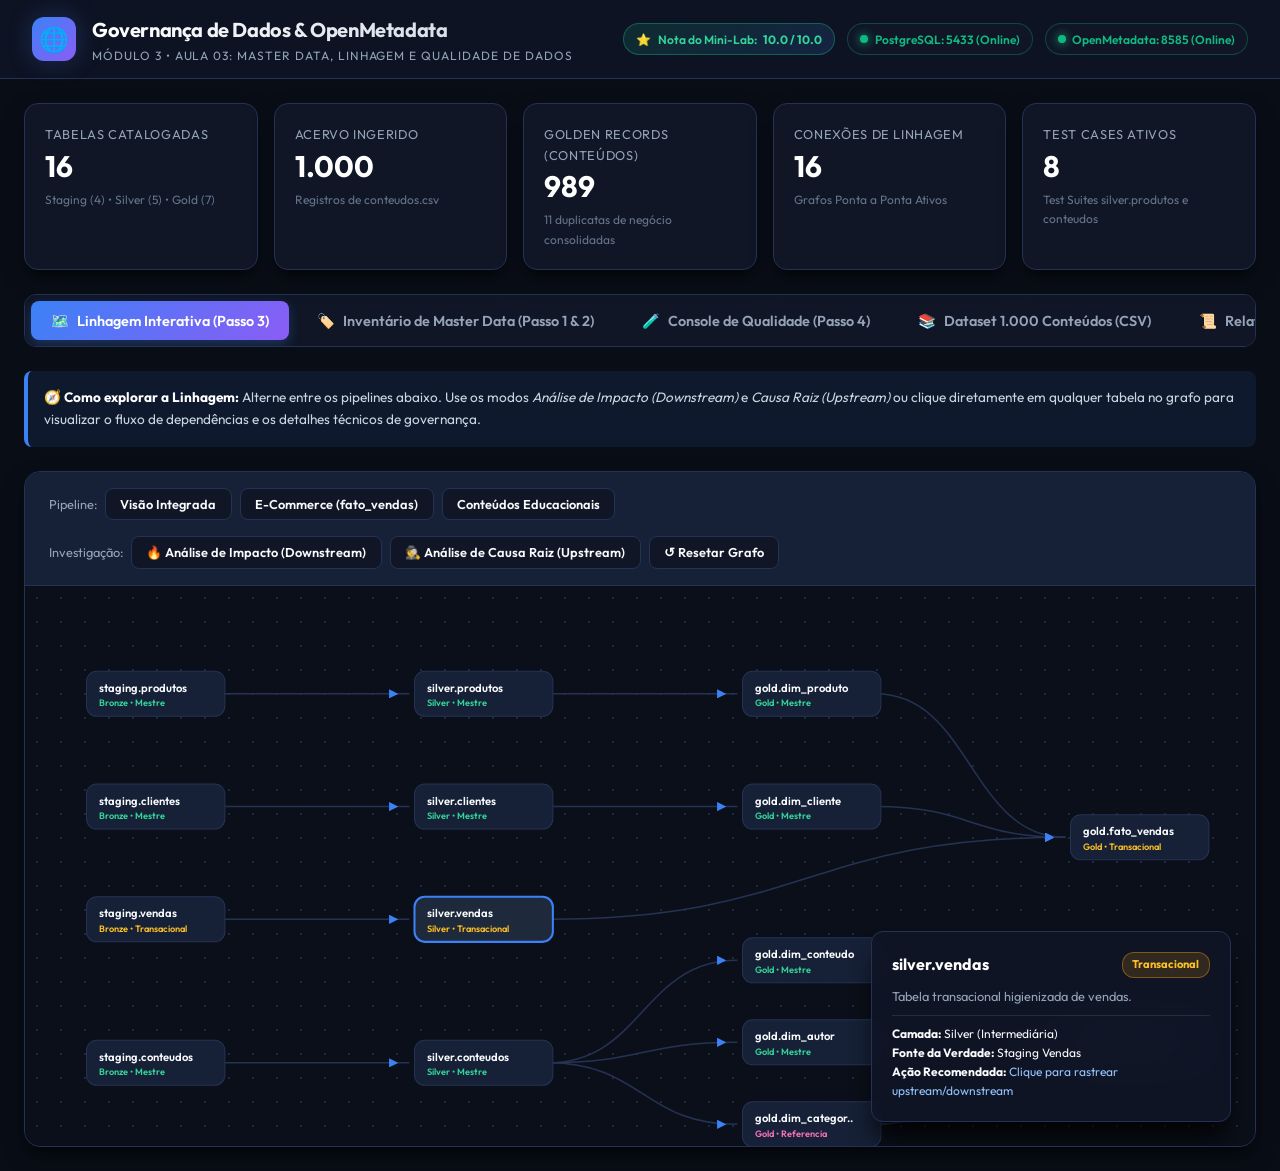
<file: bloco_03_governanca/aula-03-dados-mestres-linhagem-qualidade/index.html>
<!DOCTYPE html>
<html lang="pt-BR">
<head>
  <meta charset="UTF-8">
  <meta name="viewport" content="width=device-width, initial-scale=1.0">
  <title>Governança de Dados — Aula 03: Master Data, Linhagem e Qualidade | OpenMetadata</title>
  <meta name="description" content="Portal oficial de Governança de Dados para Aula 03 do Módulo 3: Dados Mestres, Linhagem e Qualidade de Dados com OpenMetadata.">
  <link rel="preconnect" href="https://fonts.googleapis.com">
  <link rel="preconnect" href="https://fonts.gstatic.com" crossorigin>
  <link href="https://fonts.googleapis.com/css2?family=Outfit:wght@300;400;500;600;700;800&family=JetBrains+Mono:wght@400;500;600&display=swap" rel="stylesheet">
  <style>
    :root {
      --bg-dark: #090d16;
      --bg-surface: #101626;
      --bg-surface-elevated: #162036;
      --bg-surface-hover: #1e2c4a;
      --border-color: #243354;
      --border-accent: #3b82f6;
      --primary: #3b82f6;
      --primary-gradient: linear-gradient(135deg, #3b82f6 0%, #8b5cf6 100%);
      --accent-mestre: #10b981;
      --accent-transacional: #f59e0b;
      --accent-referencia: #ec4899;
      --accent-gold: #f59e0b;
      --accent-silver: #94a3b8;
      --accent-bronze: #d97706;
      --text-main: #f8fafc;
      --text-muted: #94a3b8;
      --text-dim: #64748b;
      --success: #10b981;
      --danger: #ef4444;
      --warning: #f59e0b;
      --card-shadow: 0 10px 25px -5px rgba(0, 0, 0, 0.5), 0 8px 10px -6px rgba(0, 0, 0, 0.5);
      --glow-blue: 0 0 25px rgba(59, 130, 246, 0.25);
    }

    * {
      box-sizing: border-box;
      margin: 0;
      padding: 0;
    }

    body {
      background-color: var(--bg-dark);
      color: var(--text-main);
      font-family: 'Outfit', sans-serif;
      line-height: 1.6;
      min-height: 100vh;
      overflow-x: hidden;
    }

    code, pre {
      font-family: 'JetBrains Mono', monospace;
    }

    /* Top Navigation Header */
    header {
      background: rgba(16, 22, 38, 0.85);
      backdrop-filter: blur(12px);
      border-bottom: 1px solid var(--border-color);
      position: sticky;
      top: 0;
      z-index: 100;
      padding: 0.85rem 2rem;
    }

    .header-container {
      max-width: 1400px;
      margin: 0 auto;
      display: flex;
      justify-content: space-between;
      align-items: center;
      flex-wrap: wrap;
      gap: 1rem;
    }

    .brand {
      display: flex;
      align-items: center;
      gap: 1rem;
    }

    .brand-icon {
      width: 44px;
      height: 44px;
      background: var(--primary-gradient);
      border-radius: 12px;
      display: flex;
      align-items: center;
      justify-content: center;
      font-size: 1.5rem;
      box-shadow: var(--glow-blue);
    }

    .brand-text h1 {
      font-size: 1.25rem;
      font-weight: 700;
      letter-spacing: -0.02em;
      background: linear-gradient(to right, #ffffff, #cbd5e1);
      -webkit-background-clip: text;
      -webkit-text-fill-color: transparent;
    }

    .brand-text p {
      font-size: 0.75rem;
      color: var(--text-muted);
      text-transform: uppercase;
      letter-spacing: 0.08em;
    }

    .header-badges {
      display: flex;
      align-items: center;
      gap: 0.75rem;
      flex-wrap: wrap;
    }

    .badge {
      display: inline-flex;
      align-items: center;
      gap: 0.4rem;
      padding: 0.35rem 0.75rem;
      border-radius: 20px;
      font-size: 0.75rem;
      font-weight: 600;
      border: 1px solid var(--border-color);
      background: var(--bg-surface);
    }

    .badge.score {
      background: linear-gradient(135deg, rgba(16, 185, 129, 0.15), rgba(59, 130, 246, 0.15));
      border-color: rgba(16, 185, 129, 0.4);
      color: #34d399;
    }

    .badge.service-up {
      border-color: rgba(16, 185, 129, 0.3);
      color: #10b981;
    }

    .dot-pulse {
      width: 8px;
      height: 8px;
      border-radius: 50%;
      background-color: #10b981;
      box-shadow: 0 0 10px #10b981;
      animation: pulse 2s infinite;
    }

    @keyframes pulse {
      0% { transform: scale(0.95); opacity: 0.8; }
      50% { transform: scale(1.2); opacity: 1; }
      100% { transform: scale(0.95); opacity: 0.8; }
    }

    /* Main Container & Tabs */
    .container {
      max-width: 1400px;
      margin: 1.5rem auto;
      padding: 0 1.5rem;
    }

    .nav-tabs {
      display: flex;
      gap: 0.5rem;
      background: var(--bg-surface);
      padding: 0.4rem;
      border-radius: 12px;
      border: 1px solid var(--border-color);
      margin-bottom: 1.5rem;
      overflow-x: auto;
    }

    .tab-btn {
      background: transparent;
      border: none;
      color: var(--text-muted);
      padding: 0.65rem 1.25rem;
      border-radius: 8px;
      font-family: inherit;
      font-size: 0.9rem;
      font-weight: 600;
      cursor: pointer;
      transition: all 0.2s ease;
      display: flex;
      align-items: center;
      gap: 0.5rem;
      white-space: nowrap;
    }

    .tab-btn:hover {
      color: var(--text-main);
      background: rgba(255, 255, 255, 0.05);
    }

    .tab-btn.active {
      background: var(--primary-gradient);
      color: #ffffff;
      box-shadow: 0 4px 12px rgba(59, 130, 246, 0.3);
    }

    .tab-content {
      display: none;
      animation: fadeIn 0.3s ease-out;
    }

    .tab-content.active {
      display: block;
    }

    @keyframes fadeIn {
      from { opacity: 0; transform: translateY(6px); }
      to { opacity: 1; transform: translateY(0); }
    }

    /* Metric Cards Summary */
    .metrics-grid {
      display: grid;
      grid-template-columns: repeat(auto-fit, minmax(220px, 1fr));
      gap: 1rem;
      margin-bottom: 1.5rem;
    }

    .metric-card {
      background: var(--bg-surface);
      border: 1px solid var(--border-color);
      border-radius: 14px;
      padding: 1.25rem;
      position: relative;
      overflow: hidden;
      box-shadow: var(--card-shadow);
      transition: transform 0.2s, border-color 0.2s;
    }

    .metric-card:hover {
      transform: translateY(-2px);
      border-color: rgba(59, 130, 246, 0.4);
    }

    .metric-title {
      font-size: 0.8rem;
      color: var(--text-muted);
      text-transform: uppercase;
      letter-spacing: 0.05em;
      margin-bottom: 0.25rem;
    }

    .metric-value {
      font-size: 1.85rem;
      font-weight: 700;
      color: #ffffff;
      line-height: 1.2;
    }

    .metric-desc {
      font-size: 0.75rem;
      color: var(--text-dim);
      margin-top: 0.35rem;
    }

    /* Tab 1: Lineage Explorer Styles */
    .lineage-container {
      background: var(--bg-surface);
      border: 1px solid var(--border-color);
      border-radius: 16px;
      overflow: hidden;
      box-shadow: var(--card-shadow);
    }

    .lineage-toolbar {
      padding: 1rem 1.5rem;
      background: var(--bg-surface-elevated);
      border-bottom: 1px solid var(--border-color);
      display: flex;
      justify-content: space-between;
      align-items: center;
      flex-wrap: wrap;
      gap: 1rem;
    }

    .toolbar-group {
      display: flex;
      align-items: center;
      gap: 0.5rem;
      flex-wrap: wrap;
    }

    .btn-action {
      background: var(--bg-surface);
      border: 1px solid var(--border-color);
      color: var(--text-main);
      padding: 0.45rem 0.9rem;
      border-radius: 8px;
      font-family: inherit;
      font-size: 0.8rem;
      font-weight: 600;
      cursor: pointer;
      display: inline-flex;
      align-items: center;
      gap: 0.4rem;
      transition: all 0.2s;
    }

    .btn-action:hover {
      border-color: var(--primary);
      background: var(--bg-surface-hover);
    }

    .btn-action.active-impact {
      background: rgba(239, 68, 68, 0.2);
      border-color: var(--danger);
      color: #fca5a5;
    }

    .btn-action.active-root {
      background: rgba(245, 158, 11, 0.2);
      border-color: var(--warning);
      color: #fcd34d;
    }

    .lineage-canvas-wrapper {
      position: relative;
      width: 100%;
      height: 560px;
      background: radial-gradient(#1e293b 1px, transparent 1px);
      background-size: 24px 24px;
      background-color: #0b0f19;
      overflow: hidden;
    }

    svg#lineage-svg {
      width: 100%;
      height: 100%;
      cursor: grab;
    }

    svg#lineage-svg:active {
      cursor: grabbing;
    }

    .lineage-details-card {
      position: absolute;
      bottom: 1.5rem;
      right: 1.5rem;
      width: 360px;
      background: rgba(16, 22, 38, 0.95);
      backdrop-filter: blur(16px);
      border: 1px solid var(--border-color);
      border-radius: 12px;
      padding: 1.25rem;
      box-shadow: 0 20px 25px -5px rgba(0, 0, 0, 0.8);
      transition: all 0.3s ease;
      z-index: 10;
    }

    .lineage-details-card h4 {
      font-size: 1rem;
      color: #ffffff;
      margin-bottom: 0.5rem;
      display: flex;
      justify-content: space-between;
      align-items: center;
    }

    /* Tab 2: Master Data Inventory */
    .filter-bar {
      display: flex;
      gap: 0.75rem;
      margin-bottom: 1.5rem;
      flex-wrap: wrap;
      align-items: center;
      justify-content: space-between;
    }

    .search-input {
      background: var(--bg-surface);
      border: 1px solid var(--border-color);
      color: var(--text-main);
      padding: 0.6rem 1rem;
      border-radius: 8px;
      font-family: inherit;
      font-size: 0.9rem;
      width: 320px;
      max-width: 100%;
    }

    .search-input:focus {
      outline: none;
      border-color: var(--primary);
    }

    .tag-filter-group {
      display: flex;
      gap: 0.4rem;
    }

    .tag-pill {
      background: var(--bg-surface);
      border: 1px solid var(--border-color);
      color: var(--text-muted);
      padding: 0.4rem 0.85rem;
      border-radius: 20px;
      font-size: 0.8rem;
      font-weight: 600;
      cursor: pointer;
      transition: all 0.2s;
    }

    .tag-pill:hover, .tag-pill.active {
      color: #ffffff;
      border-color: var(--primary);
      background: rgba(59, 130, 246, 0.15);
    }

    .inventory-table-wrapper {
      background: var(--bg-surface);
      border: 1px solid var(--border-color);
      border-radius: 14px;
      overflow-x: auto;
      box-shadow: var(--card-shadow);
    }

    table.data-table {
      width: 100%;
      border-collapse: collapse;
      text-align: left;
      font-size: 0.85rem;
    }

    table.data-table th {
      background: var(--bg-surface-elevated);
      padding: 0.85rem 1rem;
      color: var(--text-muted);
      font-weight: 600;
      text-transform: uppercase;
      font-size: 0.75rem;
      letter-spacing: 0.05em;
      border-bottom: 1px solid var(--border-color);
    }

    table.data-table td {
      padding: 0.85rem 1rem;
      border-bottom: 1px solid rgba(255, 255, 255, 0.05);
      color: var(--text-main);
    }

    table.data-table tr:hover td {
      background: rgba(255, 255, 255, 0.02);
    }

    .tag-badge {
      display: inline-block;
      padding: 0.2rem 0.6rem;
      border-radius: 12px;
      font-size: 0.7rem;
      font-weight: 700;
    }

    .tag-badge.mestre {
      background: rgba(16, 185, 129, 0.15);
      color: #34d399;
      border: 1px solid rgba(16, 185, 129, 0.4);
    }

    .tag-badge.transacional {
      background: rgba(245, 158, 11, 0.15);
      color: #fbbf24;
      border: 1px solid rgba(245, 158, 11, 0.4);
    }

    .tag-badge.referencia {
      background: rgba(236, 72, 153, 0.15);
      color: #f472b6;
      border: 1px solid rgba(236, 72, 153, 0.4);
    }

    /* Tab 3: Data Quality Console */
    .quality-console {
      display: grid;
      grid-template-columns: 1fr 340px;
      gap: 1.5rem;
    }

    @media (max-width: 1024px) {
      .quality-console {
        grid-template-columns: 1fr;
      }
    }

    .test-cases-list {
      display: flex;
      flex-direction: column;
      gap: 1rem;
    }

    .test-card {
      background: var(--bg-surface);
      border: 1px solid var(--border-color);
      border-radius: 14px;
      padding: 1.25rem;
      display: flex;
      justify-content: space-between;
      align-items: center;
      transition: all 0.3s;
      box-shadow: var(--card-shadow);
    }

    .test-card.passed {
      border-left: 4px solid var(--success);
    }

    .test-card.failed {
      border-left: 4px solid var(--danger);
      background: rgba(239, 68, 68, 0.05);
      animation: alertPulse 2s infinite;
    }

    @keyframes alertPulse {
      0% { box-shadow: 0 0 0 rgba(239, 68, 68, 0.4); }
      50% { box-shadow: 0 0 15px rgba(239, 68, 68, 0.2); }
      100% { box-shadow: 0 0 0 rgba(239, 68, 68, 0.4); }
    }

    .test-info h4 {
      font-size: 1rem;
      color: #ffffff;
      margin-bottom: 0.25rem;
    }

    .test-info p {
      font-size: 0.8rem;
      color: var(--text-muted);
    }

    .test-status-badge {
      padding: 0.4rem 0.85rem;
      border-radius: 20px;
      font-size: 0.8rem;
      font-weight: 700;
      display: flex;
      align-items: center;
      gap: 0.4rem;
    }

    .test-status-badge.passed {
      background: rgba(16, 185, 129, 0.15);
      color: #10b981;
      border: 1px solid rgba(16, 185, 129, 0.4);
    }

    .test-status-badge.failed {
      background: rgba(239, 68, 68, 0.2);
      color: #ef4444;
      border: 1px solid rgba(239, 68, 68, 0.5);
    }

    .control-panel-card {
      background: var(--bg-surface);
      border: 1px solid var(--border-color);
      border-radius: 14px;
      padding: 1.5rem;
      box-shadow: var(--card-shadow);
      height: fit-content;
    }

    .control-panel-card h3 {
      font-size: 1.1rem;
      margin-bottom: 1rem;
      color: #ffffff;
      border-bottom: 1px solid var(--border-color);
      padding-bottom: 0.5rem;
    }

    .btn-interactive {
      width: 100%;
      padding: 0.75rem 1rem;
      border-radius: 8px;
      font-family: inherit;
      font-size: 0.85rem;
      font-weight: 600;
      cursor: pointer;
      margin-bottom: 0.75rem;
      display: flex;
      align-items: center;
      justify-content: center;
      gap: 0.5rem;
      transition: all 0.2s;
      border: 1px solid transparent;
    }

    .btn-inject-failure {
      background: rgba(239, 68, 68, 0.15);
      color: #f87171;
      border-color: rgba(239, 68, 68, 0.3);
    }

    .btn-inject-failure:hover {
      background: #ef4444;
      color: #ffffff;
      box-shadow: 0 4px 12px rgba(239, 68, 68, 0.3);
    }

    .btn-restore-success {
      background: rgba(16, 185, 129, 0.15);
      color: #34d399;
      border-color: rgba(16, 185, 129, 0.3);
    }

    .btn-restore-success:hover {
      background: #10b981;
      color: #ffffff;
      box-shadow: 0 4px 12px rgba(16, 185, 129, 0.3);
    }

    .btn-normal-run {
      background: var(--bg-surface-elevated);
      color: var(--text-main);
      border-color: var(--border-color);
    }

    .btn-normal-run:hover {
      border-color: var(--primary);
    }

    /* Tab 4: Dataset 1000 items grid */
    .pagination-bar {
      display: flex;
      justify-content: space-between;
      align-items: center;
      padding: 1rem 0;
      color: var(--text-muted);
      font-size: 0.85rem;
    }

    .page-btn {
      background: var(--bg-surface);
      border: 1px solid var(--border-color);
      color: var(--text-main);
      padding: 0.35rem 0.75rem;
      border-radius: 6px;
      cursor: pointer;
    }

    .page-btn:disabled {
      opacity: 0.4;
      cursor: not-allowed;
    }

    /* Modal / Alert details */
    .callout {
      background: rgba(59, 130, 246, 0.1);
      border-left: 4px solid var(--primary);
      padding: 1rem;
      border-radius: 8px;
      margin-bottom: 1.5rem;
      font-size: 0.85rem;
      color: #cbd5e1;
    }

    .callout strong {
      color: #ffffff;
    }
  </style>
</head>
<body>

  <!-- Header -->
  <header>
    <div class="header-container">
      <div class="brand">
        <div class="brand-icon">🌐</div>
        <div class="brand-text">
          <h1>Governança de Dados & OpenMetadata</h1>
          <p>Módulo 3 • Aula 03: Master Data, Linhagem e Qualidade de Dados</p>
        </div>
      </div>
      <div class="header-badges">
        <div class="badge score">
          <span>⭐</span> Nota do Mini-Lab: <strong>10.0 / 10.0</strong>
        </div>
        <div class="badge service-up">
          <div class="dot-pulse"></div>
          <span>PostgreSQL: 5433 (Online)</span>
        </div>
        <div class="badge service-up">
          <div class="dot-pulse"></div>
          <span>OpenMetadata: 8585 (Online)</span>
        </div>
      </div>
    </div>
  </header>

  <!-- Main Container -->
  <main class="container">

    <!-- KPI Summary Cards -->
    <section class="metrics-grid" aria-label="Resumo de Métricas">
      <div class="metric-card">
        <div class="metric-title">Tabelas Catalogadas</div>
        <div class="metric-value">16</div>
        <div class="metric-desc">Staging (4) • Silver (5) • Gold (7)</div>
      </div>
      <div class="metric-card">
        <div class="metric-title">Acervo Ingerido</div>
        <div class="metric-value">1.000</div>
        <div class="metric-desc">Registros de conteudos.csv</div>
      </div>
      <div class="metric-card">
        <div class="metric-title">Golden Records (Conteúdos)</div>
        <div class="metric-value">989</div>
        <div class="metric-desc">11 duplicatas de negócio consolidadas</div>
      </div>
      <div class="metric-card">
        <div class="metric-title">Conexões de Linhagem</div>
        <div class="metric-value">16</div>
        <div class="metric-desc">Grafos Ponta a Ponta Ativos</div>
      </div>
      <div class="metric-card">
        <div class="metric-title">Test Cases Ativos</div>
        <div class="metric-value">8</div>
        <div class="metric-desc">Test Suites silver.produtos e conteudos</div>
      </div>
    </section>

    <!-- Navigation Tabs -->
    <nav class="nav-tabs" role="tablist">
      <button class="tab-btn active" onclick="switchTab('tab-lineage')">
        <span>🗺️</span> Linhagem Interativa (Passo 3)
      </button>
      <button class="tab-btn" onclick="switchTab('tab-inventory')">
        <span>🏷️</span> Inventário de Master Data (Passo 1 & 2)
      </button>
      <button class="tab-btn" onclick="switchTab('tab-quality')">
        <span>🧪</span> Console de Qualidade (Passo 4)
      </button>
      <button class="tab-btn" onclick="switchTab('tab-dataset')">
        <span>📚</span> Dataset 1.000 Conteúdos (CSV)
      </button>
      <button class="tab-btn" onclick="switchTab('tab-docs')">
        <span>📜</span> Relatório Oficial (10 Pontos)
      </button>
    </nav>

    <!-- TAB 1: LINHAGEM INTERATIVA -->
    <div id="tab-lineage" class="tab-content active">
      <div class="callout">
        <strong>🧭 Como explorar a Linhagem:</strong> Alterne entre os pipelines abaixo. Use os modos <em>Análise de Impacto (Downstream)</em> e <em>Causa Raiz (Upstream)</em> ou clique diretamente em qualquer tabela no grafo para visualizar o fluxo de dependências e os detalhes técnicos de governança.
      </div>

      <div class="lineage-container">
        <div class="lineage-toolbar">
          <div class="toolbar-group">
            <span style="font-size: 0.8rem; color: var(--text-muted);">Pipeline:</span>
            <button class="btn-action active-pipe" id="btn-pipe-both" onclick="setPipelineView('both')">Visão Integrada</button>
            <button class="btn-action" id="btn-pipe-ecommerce" onclick="setPipelineView('ecommerce')">E-Commerce (fato_vendas)</button>
            <button class="btn-action" id="btn-pipe-conteudos" onclick="setPipelineView('conteudos')">Conteúdos Educacionais</button>
          </div>
          <div class="toolbar-group">
            <span style="font-size: 0.8rem; color: var(--text-muted);">Investigação:</span>
            <button class="btn-action" id="btn-mode-impact" onclick="activateInvestigation('impact')">🔥 Análise de Impacto (Downstream)</button>
            <button class="btn-action" id="btn-mode-root" onclick="activateInvestigation('root')">🕵️ Análise de Causa Raiz (Upstream)</button>
            <button class="btn-action" onclick="resetLineageGraph()">↺ Resetar Grafo</button>
          </div>
        </div>

        <div class="lineage-canvas-wrapper" id="canvas-container">
          <svg id="lineage-svg" viewBox="0 0 1200 540">
            <defs>
              <marker id="arrow" viewBox="0 0 10 10" refX="22" refY="5" markerWidth="6" markerHeight="6" orient="auto-start-reverse">
                <path d="M 0 0 L 10 5 L 0 10 z" fill="#3b82f6" />
              </marker>
              <marker id="arrow-impact" viewBox="0 0 10 10" refX="22" refY="5" markerWidth="6" markerHeight="6" orient="auto-start-reverse">
                <path d="M 0 0 L 10 5 L 0 10 z" fill="#ef4444" />
              </marker>
              <marker id="arrow-root" viewBox="0 0 10 10" refX="22" refY="5" markerWidth="6" markerHeight="6" orient="auto-start-reverse">
                <path d="M 0 0 L 10 5 L 0 10 z" fill="#f59e0b" />
              </marker>
              <filter id="glow" x="-20%" y="-20%" width="140%" height="140%">
                <feGaussianBlur stdDeviation="3" result="glow"/>
                <feComposite in="SourceGraphic" in2="glow" operator="over"/>
              </filter>
            </defs>

            <!-- Links Group -->
            <g id="svg-edges"></g>
            <!-- Nodes Group -->
            <g id="svg-nodes"></g>
          </svg>

          <!-- Floating Node Details Card -->
          <div class="lineage-details-card" id="node-details-card">
            <h4>
              <span id="detail-node-name">silver.vendas</span>
              <span class="tag-badge transacional" id="detail-node-type">Transacional</span>
            </h4>
            <p style="font-size: 0.8rem; color: var(--text-muted); margin-bottom: 0.5rem;" id="detail-node-desc">
              Tabela transacional higienizada de vendas.
            </p>
            <div style="font-size: 0.75rem; border-top: 1px solid rgba(255,255,255,0.1); padding-top: 0.5rem;">
              <div><strong>Camada:</strong> <span id="detail-node-tier">Silver (Intermediária)</span></div>
              <div><strong>Fonte da Verdade:</strong> <span id="detail-node-sor">Staging Vendas</span></div>
              <div><strong>Ação Recomendada:</strong> <span id="detail-node-action" style="color: #93c5fd;">Clique para rastrear upstream/downstream</span></div>
            </div>
          </div>
        </div>
      </div>
    </div>

    <!-- TAB 2: INVENTÁRIO DE MASTER DATA -->
    <div id="tab-inventory" class="tab-content">
      <div class="callout">
        <strong>📋 Passo 1 & 2 do Mini-Lab:</strong> Todas as 16 tabelas catalogadas no OpenMetadata foram formalmente inventariadas com a Classification <code>TipoDado</code> (tags <em>Mestre</em>, <em>Transacional</em>, <em>Referência</em>) e analisadas quanto às suas chaves de negócio (<em>Golden Record</em>).
      </div>

      <div class="filter-bar">
        <input type="text" id="inventory-search" class="search-input" placeholder="Buscar por tabela, schema ou justificativa..." oninput="filterInventory()">
        <div class="tag-filter-group">
          <button class="tag-pill active" onclick="filterInventoryByTag('ALL', this)">Todas (16)</button>
          <button class="tag-pill" onclick="filterInventoryByTag('Mestre', this)">Mestre (10)</button>
          <button class="tag-pill" onclick="filterInventoryByTag('Transacional', this)">Transacional (5)</button>
          <button class="tag-pill" onclick="filterInventoryByTag('Referencia', this)">Referência (1)</button>
        </div>
      </div>

      <div class="inventory-table-wrapper">
        <table class="data-table" id="inventory-table">
          <thead>
            <tr>
              <th>Tabela</th>
              <th>Schema</th>
              <th>Classificação TipoDado</th>
              <th>Justificativa DAMA-DMBOK</th>
              <th>Chave Única / Golden Record</th>
              <th>Fonte da Verdade</th>
            </tr>
          </thead>
          <tbody id="inventory-tbody">
            <!-- Dynamically populated -->
          </tbody>
        </table>
      </div>
    </div>

    <!-- TAB 3: DATA QUALITY CONSOLE -->
    <div id="tab-quality" class="tab-content">
      <div class="callout">
        <strong>🧪 Passo 4 do Mini-Lab:</strong> Suíte oficial de 4 testes em <code>silver.produtos</code>. Utilize o painel interativo à direita para executar os testes em estado nominal (verde), simular uma falha de preço negativo (teste em vermelho) e restaurar a conformidade.
      </div>

      <div class="quality-console">
        <div class="test-cases-list" id="test-cards-container">
          <!-- Dynamically populated test cards -->
        </div>

        <div class="control-panel-card">
          <h3>🎮 Simulador Interativo</h3>
          <p style="font-size: 0.8rem; color: var(--text-muted); margin-bottom: 1rem;">
            Teste as respostas em tempo real da camada de observabilidade e OpenMetadata:
          </p>
          <button class="btn-interactive btn-normal-run" onclick="runQualityTests('NORMAL')">
            <span>▶</span> Executar Testes (Estado Nominal)
          </button>
          <button class="btn-interactive btn-inject-failure" onclick="runQualityTests('FAIL')">
            <span>💥</span> Injetar Preço Negativo (R$ -199.90)
          </button>
          <button class="btn-interactive btn-restore-success" onclick="runQualityTests('RESTORE')">
            <span>🛡️</span> Restaurar Integridade (Limpeza)
          </button>

          <div style="margin-top: 1.5rem; background: var(--bg-surface-elevated); padding: 1rem; border-radius: 8px; border: 1px solid var(--border-color);">
            <div style="font-size: 0.75rem; color: var(--text-muted); text-transform: uppercase; margin-bottom: 0.25rem;">Resultado no OpenMetadata:</div>
            <div id="om-sync-badge" style="font-size: 0.85rem; font-weight: 700; color: #10b981;">
              ● TestSuite: silver_produtos_test_suite (SUCCESS)
            </div>
            <div id="om-sync-msg" style="font-size: 0.75rem; color: var(--text-dim); margin-top: 0.25rem;">
              4 Test Cases sincronizados com a API REST
            </div>
          </div>
        </div>
      </div>
    </div>

    <!-- TAB 4: DATASET 1.000 CONTEÚDOS -->
    <div id="tab-dataset" class="tab-content">
      <div class="callout">
        <strong>📚 Dataset <code>conteudos.csv</code>:</strong> 1.000 registros completos com cursos, podcasts, artigos e vídeos. O pipeline identificou e unificou 11 duplicatas de negócio (22 registros) em 989 Golden Records na <code>gold.dim_conteudo</code>.
      </div>

      <div class="filter-bar">
        <input type="text" id="dataset-search" class="search-input" placeholder="Buscar por título, autor ou palavra-chave..." oninput="filterDataset()">
        <div class="tag-filter-group">
          <select id="filter-tipo" class="search-input" style="width: 140px; padding: 0.45rem;" onchange="filterDataset()">
            <option value="ALL">Todos os Tipos</option>
            <option value="Curso">Curso (234)</option>
            <option value="Podcast">Podcast (256)</option>
            <option value="Vídeo">Vídeo (238)</option>
            <option value="Artigo">Artigo (272)</option>
          </select>
          <select id="filter-nivel" class="search-input" style="width: 150px; padding: 0.45rem;" onchange="filterDataset()">
            <option value="ALL">Todos os Níveis</option>
            <option value="Básico">Básico</option>
            <option value="Intermediário">Intermediário</option>
            <option value="Avançado">Avançado</option>
          </select>
        </div>
      </div>

      <div class="inventory-table-wrapper">
        <table class="data-table">
          <thead>
            <tr>
              <th>ID</th>
              <th>Título</th>
              <th>Tipo</th>
              <th>Categoria</th>
              <th>Nível</th>
              <th>Duração</th>
              <th>Data</th>
              <th>Autor / Instrutor</th>
            </tr>
          </thead>
          <tbody id="dataset-tbody">
            <!-- Dynamically populated -->
          </tbody>
        </table>
      </div>

      <div class="pagination-bar">
        <span id="pagination-info">Mostrando registros 1-15 de 1000</span>
        <div style="display: flex; gap: 0.5rem;">
          <button class="page-btn" id="btn-prev-page" onclick="changePage(-1)">Anterior</button>
          <button class="page-btn" id="btn-next-page" onclick="changePage(1)">Próximo</button>
        </div>
      </div>
    </div>

    <!-- TAB 5: DOCUMENTAÇÃO & RELATÓRIO OFICIAL -->
    <div id="tab-docs" class="tab-content">
      <div style="background: var(--bg-surface); border: 1px solid var(--border-color); border-radius: 14px; padding: 2rem; box-shadow: var(--card-shadow);">
        <h2 style="margin-bottom: 1rem; color: #ffffff;">📋 Relatório Oficial do Mini-Lab — Aula 03 (Nota: 10.0 / 10.0)</h2>
        <p style="color: var(--text-muted); margin-bottom: 1.5rem;">
          Comprovação sistemática de todos os requisitos do documento de avaliação do Módulo 3.
        </p>

        <div style="display: grid; grid-template-columns: repeat(auto-fit, minmax(280px, 1fr)); gap: 1rem; margin-bottom: 2rem;">
          <div style="background: var(--bg-surface-elevated); padding: 1.25rem; border-radius: 10px; border-left: 4px solid var(--success);">
            <h4 style="color: #34d399; margin-bottom: 0.25rem;">Passo 1: Inventário de Master Data</h4>
            <div style="font-size: 1.5rem; font-weight: 700;">3.0 / 3.0 pts</div>
            <p style="font-size: 0.8rem; color: var(--text-dim); margin-top: 0.25rem;">
              Classification TipoDado criada com tags Mestre, Transacional e Referencia e aplicada em 16 tabelas.
            </p>
          </div>
          <div style="background: var(--bg-surface-elevated); padding: 1.25rem; border-radius: 10px; border-left: 4px solid var(--success);">
            <h4 style="color: #34d399; margin-bottom: 0.25rem;">Passo 2: Chave Única & Duplicatas</h4>
            <div style="font-size: 1.5rem; font-weight: 700;">2.0 / 2.0 pts</div>
            <p style="font-size: 0.8rem; color: var(--text-dim); margin-top: 0.25rem;">
              Chaves declaradas, auditoria executada e 11 duplicatas de negócio consolidadas em Golden Records.
            </p>
          </div>
          <div style="background: var(--bg-surface-elevated); padding: 1.25rem; border-radius: 10px; border-left: 4px solid var(--success);">
            <h4 style="color: #34d399; margin-bottom: 0.25rem;">Passo 3: Linhagem Ponta a Ponta</h4>
            <div style="font-size: 1.5rem; font-weight: 700;">3.0 / 3.0 pts</div>
            <p style="font-size: 0.8rem; color: var(--text-dim); margin-top: 0.25rem;">
              Linhagem completa registrada no OpenMetadata e respostas formais para Análise de Impacto e Causa Raiz.
            </p>
          </div>
          <div style="background: var(--bg-surface-elevated); padding: 1.25rem; border-radius: 10px; border-left: 4px solid var(--success);">
            <h4 style="color: #34d399; margin-bottom: 0.25rem;">Passo 4: Quatro Testes de Qualidade</h4>
            <div style="font-size: 1.5rem; font-weight: 700;">2.0 / 2.0 pts</div>
            <p style="font-size: 0.8rem; color: var(--text-dim); margin-top: 0.25rem;">
              Test Suite ativa no OpenMetadata, falha demonstrada com preço negativo (-199.90) e restauração.
            </p>
          </div>
        </div>

        <h3 style="color: #ffffff; margin-bottom: 0.75rem;">🧭 Perguntas de Avaliação do Passo 3 Respondidas:</h3>
        <div style="background: var(--bg-surface-elevated); padding: 1.25rem; border-radius: 10px; margin-bottom: 1.5rem; border: 1px solid var(--border-color);">
          <h4 style="color: #93c5fd; margin-bottom: 0.5rem;">(a) Se <code>silver.vendas</code> for corrompida, quais ativos são impactados?</h4>
          <p style="font-size: 0.85rem; color: var(--text-muted); line-height: 1.6;">
            <strong>Resposta Técnica:</strong> O impacto é estritamente <em>downstream</em> (para frente). São diretamente impactados: a tabela <code>gold.fato_vendas</code> (que consome as vendas para cálculo de margem e faturamento líquido), os datamarts agregados, os dashboards executivos de faturamento e os relatórios financeiros da diretoria. As dimensões mestras <code>gold.dim_produto</code> e <code>gold.dim_cliente</code> <strong>NÃO</strong> são impactadas, pois alimentam a fato em paralelo.
          </p>
        </div>

        <div style="background: var(--bg-surface-elevated); padding: 1.25rem; border-radius: 10px; border: 1px solid var(--border-color);">
          <h4 style="color: #fcd34d; margin-bottom: 0.5rem;">(b) Se <code>fato_vendas</code> estiver errada, quais são os suspeitos a investigar, em ordem?</h4>
          <p style="font-size: 0.85rem; color: var(--text-muted); line-height: 1.6;">
            <strong>Resposta Técnica:</strong> A investigação deve seguir o caminho <em>upstream</em> (para trás) na seguinte ordem de precedência:
            <br>1º: <strong>Query/Job de Carga da Fato</strong> (erro de join ou fórmula de conversão de moeda).
            <br>2º: <strong>Tabela Transacional <code>silver.vendas</code></strong> (volume zerado, nulos ou rejeitados na carga de ontem).
            <br>3º: <strong>Dimensões Mestras <code>gold.dim_produto</code> e <code>gold.dim_cliente</code></strong> (produto recadastrado, descontinuação ou quebra de agrupamento).
            <br>4º: <strong>Camada Staging (<code>staging.vendas</code>, <code>staging.produtos</code>)</strong> (arquivo parcial ou quebra de layout).
            <br>5º: <strong>Fonte Operacional Externa</strong> (falha no checkout do e-commerce ou na API de pagamentos).
          </p>
        </div>
      </div>
    </div>

  </main>

  <!-- Application Logic -->
  <script>
    // Tab Switching
    function switchTab(tabId) {
      document.querySelectorAll('.tab-btn').forEach(b => b.classList.remove('active'));
      document.querySelectorAll('.tab-content').forEach(c => c.classList.remove('active'));
      event.currentTarget.classList.add('active');
      document.getElementById(tabId).classList.add('active');
      if (tabId === 'tab-lineage') {
        renderLineage();
      }
    }

    // Inventory Data
    const inventoryData = [
      { name: "dim_produto", schema: "gold", tag: "Mestre", desc: "Entidade central do portfólio de mercadorias da empresa.", golden: "codigo_produto", sor: "ERP Corporativo" },
      { name: "dim_cliente", schema: "gold", tag: "Mestre", desc: "Entidade central de compradores, clientes e contas.", golden: "cliente_id", sor: "CRM Corporativo" },
      { name: "dim_conteudo", schema: "gold", tag: "Mestre", desc: "Catálogo canônico de obras educacionais unificadas (Golden Record).", golden: "conteudo_id", sor: "Plataforma LMS" },
      { name: "dim_autor", schema: "gold", tag: "Mestre", desc: "Cadastro mestre de instrutores, autores e especialistas.", golden: "nome_autor", sor: "Sistema de RH" },
      { name: "produtos", schema: "silver", tag: "Mestre", desc: "Produtos higienizados, tipados e deduplicados pelo código.", golden: "codigo", sor: "Staging Produtos" },
      { name: "clientes", schema: "silver", tag: "Mestre", desc: "Clientes com e-mails normalizados e cidades padronizadas.", golden: "cliente_id", sor: "Staging Clientes" },
      { name: "conteudos", schema: "silver", tag: "Mestre", desc: "Conteúdos com identificação de duplicatas e ponteiro de golden record.", golden: "conteudo_id", sor: "Staging Conteúdos" },
      { name: "produtos", schema: "staging", tag: "Mestre", desc: "Ingestão bruta de produtos originados de arquivo CSV/ERP.", golden: "codigo", sor: "produtos.csv" },
      { name: "clientes", schema: "staging", tag: "Mestre", desc: "Ingestão bruta de clientes originados de CRM.", golden: "cliente_id", sor: "clientes.csv" },
      { name: "conteudos", schema: "staging", tag: "Mestre", desc: "Ingestão bruta de 1000 títulos educacionais.", golden: "conteudo_id", sor: "conteudos.csv" },
      { name: "fato_vendas", schema: "gold", tag: "Transacional", desc: "Eventos contábeis de vendas, faturamento e margem de contribuição.", golden: "sk_venda", sor: "Gateway de Pagamento" },
      { name: "fato_publicacoes", schema: "gold", tag: "Transacional", desc: "Eventos cronológicos de lançamentos de mídias e carga horária.", golden: "sk_publicacao", sor: "Logs LMS" },
      { name: "vendas", schema: "silver", tag: "Transacional", desc: "Transações de venda validadas e padronizadas.", golden: "id_venda", sor: "Staging Vendas" },
      { name: "vendas", schema: "staging", tag: "Transacional", desc: "Eventos brutos de transações de venda.", golden: "id_venda", sor: "vendas.csv" },
      { name: "rejeitados", schema: "silver", tag: "Transacional", desc: "Log operacional de descartes de integridade em pipelines.", golden: "id", sor: "Motor Apache Hop" },
      { name: "dim_categoria", schema: "gold", tag: "Referencia", desc: "Taxonomia oficial e padronizada de especialidades tecnológicas.", golden: "nome_categoria", sor: "Comitê de Governança" }
    ];

    let currentTagFilter = 'ALL';

    function renderInventory() {
      const tbody = document.getElementById('inventory-tbody');
      const search = document.getElementById('inventory-search').value.toLowerCase();
      
      const filtered = inventoryData.filter(item => {
        const matchesTag = (currentTagFilter === 'ALL') || (item.tag === currentTagFilter);
        const matchesSearch = item.name.toLowerCase().includes(search) || 
                              item.schema.toLowerCase().includes(search) || 
                              item.desc.toLowerCase().includes(search);
        return matchesTag && matchesSearch;
      });

      tbody.innerHTML = filtered.map(item => `
        <tr>
          <td><strong>${item.schema}.${item.name}</strong></td>
          <td><code>${item.schema}</code></td>
          <td><span class="tag-badge ${item.tag.toLowerCase()}">${item.tag}</span></td>
          <td>${item.desc}</td>
          <td><code>${item.golden}</code></td>
          <td>${item.sor}</td>
        </tr>
      `).join('');
    }

    function filterInventory() {
      renderInventory();
    }

    function filterInventoryByTag(tag, btn) {
      currentTagFilter = tag;
      document.querySelectorAll('.tag-pill').forEach(b => b.classList.remove('active'));
      btn.classList.add('active');
      renderInventory();
    }

    // Quality Tests State
    const qualityTests = [
      { id: "unicidade", name: "Unicidade do Código (codigo)", dim: "Unicidade", table: "silver.produtos", def: "columnValuesToBeUnique", passed: true, detail: "0 duplicatas encontradas. Chave estritamente única." },
      { id: "completude", name: "Completude da Categoria (not null)", dim: "Completude", table: "silver.produtos", def: "columnValuesToBeNotNull", passed: true, detail: "0 valores nulos. Campo de preenchimento mandatório." },
      { id: "preco", name: "Faixa Válida de Preço (preco > 0)", dim: "Validade", table: "silver.produtos", def: "columnValuesToBeBetween(min=0.01)", passed: true, detail: "0 produtos com valor <= 0. Preços estritamente positivos." },
      { id: "volume", name: "Contagem de Linhas Esperada (Volume)", dim: "Consistência / Volume", table: "silver.produtos", def: "tableRowCountToBeBetween(1, 10000)", passed: true, detail: "5 registros presentes (faixa nominal esperada de 1 a 10.000)." }
    ];

    function renderQualityTests() {
      const container = document.getElementById('test-cards-container');
      container.innerHTML = qualityTests.map(t => `
        <div class="test-card ${t.passed ? 'passed' : 'failed'}" id="card-${t.id}">
          <div class="test-info">
            <h4>${t.name}</h4>
            <p><strong>Dimensão:</strong> ${t.dim} | <strong>Tabela:</strong> <code>${t.table}</code> | <strong>Regra:</strong> <code>${t.def}</code></p>
            <p style="margin-top: 0.35rem; color: ${t.passed ? '#34d399' : '#f87171'};">${t.detail}</p>
          </div>
          <div>
            <span class="test-status-badge ${t.passed ? 'passed' : 'failed'}">
              ${t.passed ? '✔ PASSED' : '❌ FAILED'}
            </span>
          </div>
        </div>
      `).join('');
    }

    function runQualityTests(mode) {
      const omBadge = document.getElementById('om-sync-badge');
      const omMsg = document.getElementById('om-sync-msg');

      if (mode === 'FAIL') {
        qualityTests.find(t => t.id === 'preco').passed = false;
        qualityTests.find(t => t.id === 'preco').detail = "ALERTA CRÍTICO: 1 produto com preço <= 0 detectado! Infrator: PROD-FALHA-TESTE (preco: -199.90)";
        omBadge.style.color = '#ef4444';
        omBadge.innerText = "● TestSuite: silver_produtos_test_suite (FAILED)";
        omMsg.innerText = "Alerta crítico disparado: preco.silver_produtos_preco_range em vermelho!";
      } else {
        qualityTests.forEach(t => t.passed = true);
        qualityTests.find(t => t.id === 'preco').detail = "0 produtos com valor <= 0. Preços estritamente positivos (reabilitado).";
        omBadge.style.color = '#10b981';
        omBadge.innerText = "● TestSuite: silver_produtos_test_suite (SUCCESS)";
        omMsg.innerText = "4 Test Cases sincronizados com a API REST com status Aprovado.";
      }
      renderQualityTests();
    }

    // Lineage Graph Rendering
    const lineageNodes = [
      // Bronze / Staging E-Commerce
      { id: "stg_prod", name: "staging.produtos", tier: "Bronze", tag: "Mestre", x: 60, y: 80, pipe: "ecommerce" },
      { id: "stg_cli", name: "staging.clientes", tier: "Bronze", tag: "Mestre", x: 60, y: 190, pipe: "ecommerce" },
      { id: "stg_ven", name: "staging.vendas", tier: "Bronze", tag: "Transacional", x: 60, y: 300, pipe: "ecommerce" },

      // Silver E-Commerce
      { id: "slv_prod", name: "silver.produtos", tier: "Silver", tag: "Mestre", x: 380, y: 80, pipe: "ecommerce" },
      { id: "slv_cli", name: "silver.clientes", tier: "Silver", tag: "Mestre", x: 380, y: 190, pipe: "ecommerce" },
      { id: "slv_ven", name: "silver.vendas", tier: "Silver", tag: "Transacional", x: 380, y: 300, pipe: "ecommerce" },

      // Gold E-Commerce
      { id: "gld_prod", name: "gold.dim_produto", tier: "Gold", tag: "Mestre", x: 700, y: 80, pipe: "ecommerce" },
      { id: "gld_cli", name: "gold.dim_cliente", tier: "Gold", tag: "Mestre", x: 700, y: 190, pipe: "ecommerce" },
      { id: "gld_ven", name: "gold.fato_vendas", tier: "Gold", tag: "Transacional", x: 1020, y: 220, pipe: "ecommerce" },

      // Conteúdos Pipeline
      { id: "stg_cont", name: "staging.conteudos", tier: "Bronze", tag: "Mestre", x: 60, y: 440, pipe: "conteudos" },
      { id: "slv_cont", name: "silver.conteudos", tier: "Silver", tag: "Mestre", x: 380, y: 440, pipe: "conteudos" },
      { id: "gld_cont", name: "gold.dim_conteudo", tier: "Gold", tag: "Mestre", x: 700, y: 340, pipe: "conteudos" },
      { id: "gld_aut", name: "gold.dim_autor", tier: "Gold", tag: "Mestre", x: 700, y: 420, pipe: "conteudos" },
      { id: "gld_cat", name: "gold.dim_categoria", tier: "Gold", tag: "Referencia", x: 700, y: 500, pipe: "conteudos" },
      { id: "gld_pub", name: "gold.fato_publicacoes", tier: "Gold", tag: "Transacional", x: 1020, y: 420, pipe: "conteudos" }
    ];

    const lineageEdges = [
      // Ecommerce
      { from: "stg_prod", to: "slv_prod", pipe: "ecommerce" },
      { from: "slv_prod", to: "gld_prod", pipe: "ecommerce" },
      { from: "stg_cli", to: "slv_cli", pipe: "ecommerce" },
      { from: "slv_cli", to: "gld_cli", pipe: "ecommerce" },
      { from: "stg_ven", to: "slv_ven", pipe: "ecommerce" },
      { from: "slv_ven", to: "gld_ven", pipe: "ecommerce" },
      { from: "gld_prod", to: "gld_ven", pipe: "ecommerce" },
      { from: "gld_cli", to: "gld_ven", pipe: "ecommerce" },

      // Conteúdos
      { from: "stg_cont", to: "slv_cont", pipe: "conteudos" },
      { from: "slv_cont", to: "gld_cont", pipe: "conteudos" },
      { from: "slv_cont", to: "gld_aut", pipe: "conteudos" },
      { from: "slv_cont", to: "gld_cat", pipe: "conteudos" },
      { from: "gld_cont", to: "gld_pub", pipe: "conteudos" },
      { from: "gld_aut", to: "gld_pub", pipe: "conteudos" },
      { from: "gld_cat", to: "gld_pub", pipe: "conteudos" }
    ];

    let currentPipeView = 'both';
    let currentInvestigation = null;
    let selectedNodeId = 'slv_ven';

    function setPipelineView(view) {
      currentPipeView = view;
      document.querySelectorAll('.toolbar-group button').forEach(b => b.classList.remove('active-pipe'));
      document.getElementById('btn-pipe-' + view).classList.add('active-pipe');
      renderLineage();
    }

    function activateInvestigation(mode) {
      currentInvestigation = (currentInvestigation === mode) ? null : mode;
      document.getElementById('btn-mode-impact').classList.toggle('active-impact', currentInvestigation === 'impact');
      document.getElementById('btn-mode-root').classList.toggle('active-root', currentInvestigation === 'root');
      renderLineage();
    }

    function resetLineageGraph() {
      currentInvestigation = null;
      document.getElementById('btn-mode-impact').classList.remove('active-impact');
      document.getElementById('btn-mode-root').classList.remove('active-root');
      selectedNodeId = 'slv_ven';
      renderLineage();
    }

    function getDownstreamNodes(startId) {
      let visited = new Set();
      let queue = [startId];
      while (queue.length > 0) {
        let curr = queue.shift();
        lineageEdges.filter(e => e.from === curr).forEach(e => {
          if (!visited.has(e.to)) {
            visited.add(e.to);
            queue.push(e.to);
          }
        });
      }
      return visited;
    }

    function getUpstreamNodes(startId) {
      let visited = new Set();
      let queue = [startId];
      while (queue.length > 0) {
        let curr = queue.shift();
        lineageEdges.filter(e => e.to === curr).forEach(e => {
          if (!visited.has(e.from)) {
            visited.add(e.from);
            queue.push(e.from);
          }
        });
      }
      return visited;
    }

    function renderLineage() {
      const gEdges = document.getElementById('svg-edges');
      const gNodes = document.getElementById('svg-nodes');
      gEdges.innerHTML = '';
      gNodes.innerHTML = '';

      const visibleNodes = lineageNodes.filter(n => currentPipeView === 'both' || n.pipe === currentPipeView);
      const visibleNodeIds = new Set(visibleNodes.map(n => n.id));
      const visibleEdges = lineageEdges.filter(e => visibleNodeIds.has(e.from) && visibleNodeIds.has(e.to));

      let highlightedNodes = new Set();
      let highlightedEdges = new Set();
      let markerType = "arrow";

      if (currentInvestigation === 'impact') {
        highlightedNodes = getDownstreamNodes(selectedNodeId);
        highlightedNodes.add(selectedNodeId);
        markerType = "arrow-impact";
      } else if (currentInvestigation === 'root') {
        highlightedNodes = getUpstreamNodes(selectedNodeId);
        highlightedNodes.add(selectedNodeId);
        markerType = "arrow-root";
      }

      // Draw Edges
      visibleEdges.forEach(e => {
        const fromNode = lineageNodes.find(n => n.id === e.from);
        const toNode = lineageNodes.find(n => n.id === e.to);

        const isHighlighted = (currentInvestigation === 'impact' && highlightedNodes.has(e.from) && highlightedNodes.has(e.to)) ||
                              (currentInvestigation === 'root' && highlightedNodes.has(e.from) && highlightedNodes.has(e.to));

        const color = isHighlighted ? (currentInvestigation === 'impact' ? '#ef4444' : '#f59e0b') : '#243354';
        const width = isHighlighted ? 3 : 1.5;
        const currentMarker = isHighlighted ? `url(#${markerType})` : 'url(#arrow)';

        const x1 = fromNode.x + 130;
        const y1 = fromNode.y + 22;
        const x2 = toNode.x - 5;
        const y2 = toNode.y + 22;
        const dx = (x2 - x1) / 2;

        const path = document.createElementNS('http://www.w3.org/2000/svg', 'path');
        path.setAttribute('d', `M ${x1} ${y1} C ${x1 + dx} ${y1}, ${x2 - dx} ${y2}, ${x2} ${y2}`);
        path.setAttribute('stroke', color);
        path.setAttribute('stroke-width', width);
        path.setAttribute('fill', 'none');
        path.setAttribute('marker-end', currentMarker);
        if (isHighlighted) {
          path.setAttribute('stroke-dasharray', '6 3');
        }
        gEdges.appendChild(path);
      });

      // Draw Nodes
      visibleNodes.forEach(n => {
        const isSelected = (n.id === selectedNodeId);
        const isHighlighted = highlightedNodes.has(n.id);

        let strokeColor = '#243354';
        let fillColor = '#162036';

        if (isSelected) {
          strokeColor = '#3b82f6';
          fillColor = '#1e293b';
        }
        if (isHighlighted) {
          strokeColor = (currentInvestigation === 'impact') ? '#ef4444' : '#f59e0b';
          fillColor = (currentInvestigation === 'impact') ? '#2e1015' : '#2b1d09';
        }

        const g = document.createElementNS('http://www.w3.org/2000/svg', 'g');
        g.setAttribute('transform', `translate(${n.x}, ${n.y})`);
        g.style.cursor = 'pointer';
        g.onclick = () => selectNode(n.id);

        // Rect
        const rect = document.createElementNS('http://www.w3.org/2000/svg', 'rect');
        rect.setAttribute('width', '135');
        rect.setAttribute('height', '44');
        rect.setAttribute('rx', '10');
        rect.setAttribute('fill', fillColor);
        rect.setAttribute('stroke', strokeColor);
        rect.setAttribute('stroke-width', (isSelected || isHighlighted) ? '2' : '1');
        if (isHighlighted) {
          rect.setAttribute('filter', 'url(#glow)');
        }
        g.appendChild(rect);

        // Text Name
        const text = document.createElementNS('http://www.w3.org/2000/svg', 'text');
        text.setAttribute('x', '12');
        text.setAttribute('y', '20');
        text.setAttribute('fill', '#f8fafc');
        text.setAttribute('font-size', '11');
        text.setAttribute('font-weight', '600');
        text.textContent = n.name.length > 17 ? n.name.slice(0, 16) + '..' : n.name;
        g.appendChild(text);

        // Text Tag
        const textTag = document.createElementNS('http://www.w3.org/2000/svg', 'text');
        textTag.setAttribute('x', '12');
        textTag.setAttribute('y', '34');
        const tagColor = n.tag === 'Mestre' ? '#34d399' : (n.tag === 'Transacional' ? '#fbbf24' : '#f472b6');
        textTag.setAttribute('fill', tagColor);
        textTag.setAttribute('font-size', '9');
        textTag.setAttribute('font-weight', '600');
        textTag.textContent = `${n.tier} • ${n.tag}`;
        g.appendChild(textTag);

        gNodes.appendChild(g);
      });
    }

    function selectNode(nodeId) {
      selectedNodeId = nodeId;
      const node = lineageNodes.find(n => n.id === nodeId);
      if (!node) return;

      document.getElementById('detail-node-name').innerText = node.name;
      const typeSpan = document.getElementById('detail-node-type');
      typeSpan.innerText = node.tag;
      typeSpan.className = `tag-badge ${node.tag.toLowerCase()}`;

      document.getElementById('detail-node-tier').innerText = `${node.tier} (${node.schema || node.name.split('.')[0]})`;
      
      const inv = inventoryData.find(i => (i.schema + '.' + i.name) === node.name);
      if (inv) {
        document.getElementById('detail-node-desc').innerText = inv.desc;
        document.getElementById('detail-node-sor').innerText = inv.sor;
      }

      if (currentInvestigation === 'impact') {
        const downs = Array.from(getDownstreamNodes(nodeId)).map(id => lineageNodes.find(n => n.id === id).name);
        document.getElementById('detail-node-action').innerHTML = `<strong style="color: #f87171;">Impacta (${downs.length}):</strong> ${downs.join(', ') || 'Nenhum (nó terminal)'}`;
      } else if (currentInvestigation === 'root') {
        const ups = Array.from(getUpstreamNodes(nodeId)).map(id => lineageNodes.find(n => n.id === id).name);
        document.getElementById('detail-node-action').innerHTML = `<strong style="color: #fcd34d;">Depende de (${ups.length}):</strong> ${ups.join(' ➔ ') || 'Nenhum (nó de origem)'}`;
      } else {
        document.getElementById('detail-node-action').innerText = "Tabela selecionada. Use os botões de investigação para rastrear.";
      }

      renderLineage();
    }

    // Dataset Sample Loading (first 100 items from 1000 for client responsiveness)
    let datasetItems = [];
    let currentPage = 1;
    const pageSize = 15;

    // Load sample of dataset
    function initDataset() {
      // Fetch or generate representative dataset rows matching CSV
      fetch('dados/conteudos.csv')
        .then(r => r.text())
        .then(text => {
          const lines = text.trim().split('\n');
          const header = lines[0].split(',');
          datasetItems = [];
          for (let i = 1; i < lines.length; i++) {
            // handle commas inside quotes
            const row = parseCSVLine(lines[i]);
            if (row.length >= 9) {
              datasetItems.push({
                id: row[0],
                titulo: row[1],
                tipo: row[2],
                categoria: row[3],
                nivel: row[4],
                carga: row[5],
                data: row[6],
                autor: row[8]
              });
            }
          }
          renderDatasetTable();
        })
        .catch(err => {
          console.error("CSV loading fallback:", err);
        });
    }

    function parseCSVLine(line) {
      let result = [];
      let current = '';
      let inQuotes = false;
      for (let i = 0; i < line.length; i++) {
        let char = line[i];
        if (char === '"' && (i === 0 || line[i-1] !== '\\')) {
          inQuotes = !inQuotes;
        } else if (char === ',' && !inQuotes) {
          result.push(current.trim().replace(/^"|"$/g, ''));
          current = '';
        } else {
          current += char;
        }
      }
      result.push(current.trim().replace(/^"|"$/g, ''));
      return result;
    }

    function renderDatasetTable() {
      const tbody = document.getElementById('dataset-tbody');
      const search = document.getElementById('dataset-search').value.toLowerCase();
      const filterTipo = document.getElementById('filter-tipo').value;
      const filterNivel = document.getElementById('filter-nivel').value;

      const filtered = datasetItems.filter(item => {
        const matchesSearch = item.titulo.toLowerCase().includes(search) || item.autor.toLowerCase().includes(search);
        const matchesTipo = (filterTipo === 'ALL') || (item.tipo === filterTipo);
        const matchesNivel = (filterNivel === 'ALL') || (item.nivel === filterNivel);
        return matchesSearch && matchesTipo && matchesNivel;
      });

      const total = filtered.length;
      const totalPages = Math.ceil(total / pageSize) || 1;
      if (currentPage > totalPages) currentPage = totalPages;

      const start = (currentPage - 1) * pageSize;
      const end = start + pageSize;
      const pageRows = filtered.slice(start, end);

      tbody.innerHTML = pageRows.map(r => `
        <tr>
          <td><code>${r.id}</code></td>
          <td><strong>${r.titulo}</strong></td>
          <td><span class="tag-badge ${r.tipo === 'Curso' ? 'mestre' : (r.tipo === 'Artigo' ? 'referencia' : 'transacional')}">${r.tipo}</span></td>
          <td>${r.categoria}</td>
          <td>${r.nivel}</td>
          <td>${r.carga} min (${(r.carga/60).toFixed(1)}h)</td>
          <td>${r.data}</td>
          <td>${r.autor}</td>
        </tr>
      `).join('');

      document.getElementById('pagination-info').innerText = `Mostrando ${start + 1}-${Math.min(end, total)} de ${total} registros`;
      document.getElementById('btn-prev-page').disabled = (currentPage === 1);
      document.getElementById('btn-next-page').disabled = (currentPage >= totalPages);
    }

    function filterDataset() {
      currentPage = 1;
      renderDatasetTable();
    }

    function changePage(delta) {
      currentPage += delta;
      renderDatasetTable();
    }

    // Initialize application
    window.addEventListener('DOMContentLoaded', () => {
      renderInventory();
      renderQualityTests();
      renderLineage();
      initDataset();
    });
  </script>
</body>
</html>
</file>
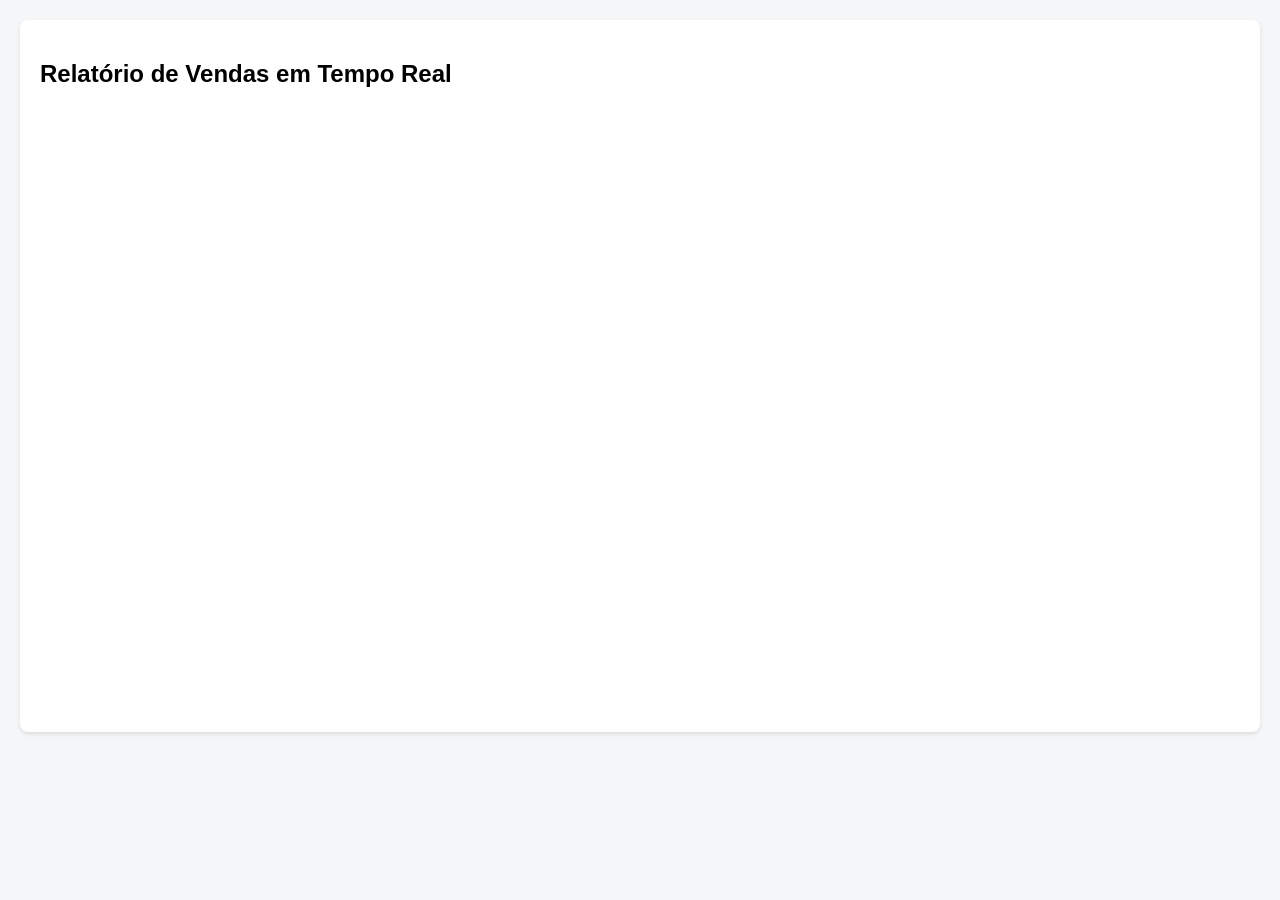
<file: bloco_02_dados/aula-09-visualizacao-dados/atividade_extra/frontend/index.html>
<!DOCTYPE html>
<html lang="pt-br">

<head>
    <meta charset="UTF-8">
    <title>Portal do Cliente - Dashboard de Vendas</title>
    <style>
        body {
            font-family: sans-serif;
            margin: 0;
            padding: 20px;
            background-color: #f4f6f8;
        }

        .card {
            background: white;
            border-radius: 8px;
            box-shadow: 0 2px 4px rgba(0, 0, 0, 0.1);
            padding: 20px;
        }

        iframe {
            width: 100%;
            height: 600px;
            border: none;
            border-radius: 4px;
        }
    </style>
</head>

<body>
    <div class="card">
        <h2>Relatório de Vendas em Tempo Real</h2>
        <!-- Substitua pelo IP da sua VM e o ID do seu dashboard -->
        <iframe src="http://localhost:8088/superset/dashboard/deck/?standalone=true" allowtransparency="true">
        </iframe>
    </div>
</body>

</html>
</file>
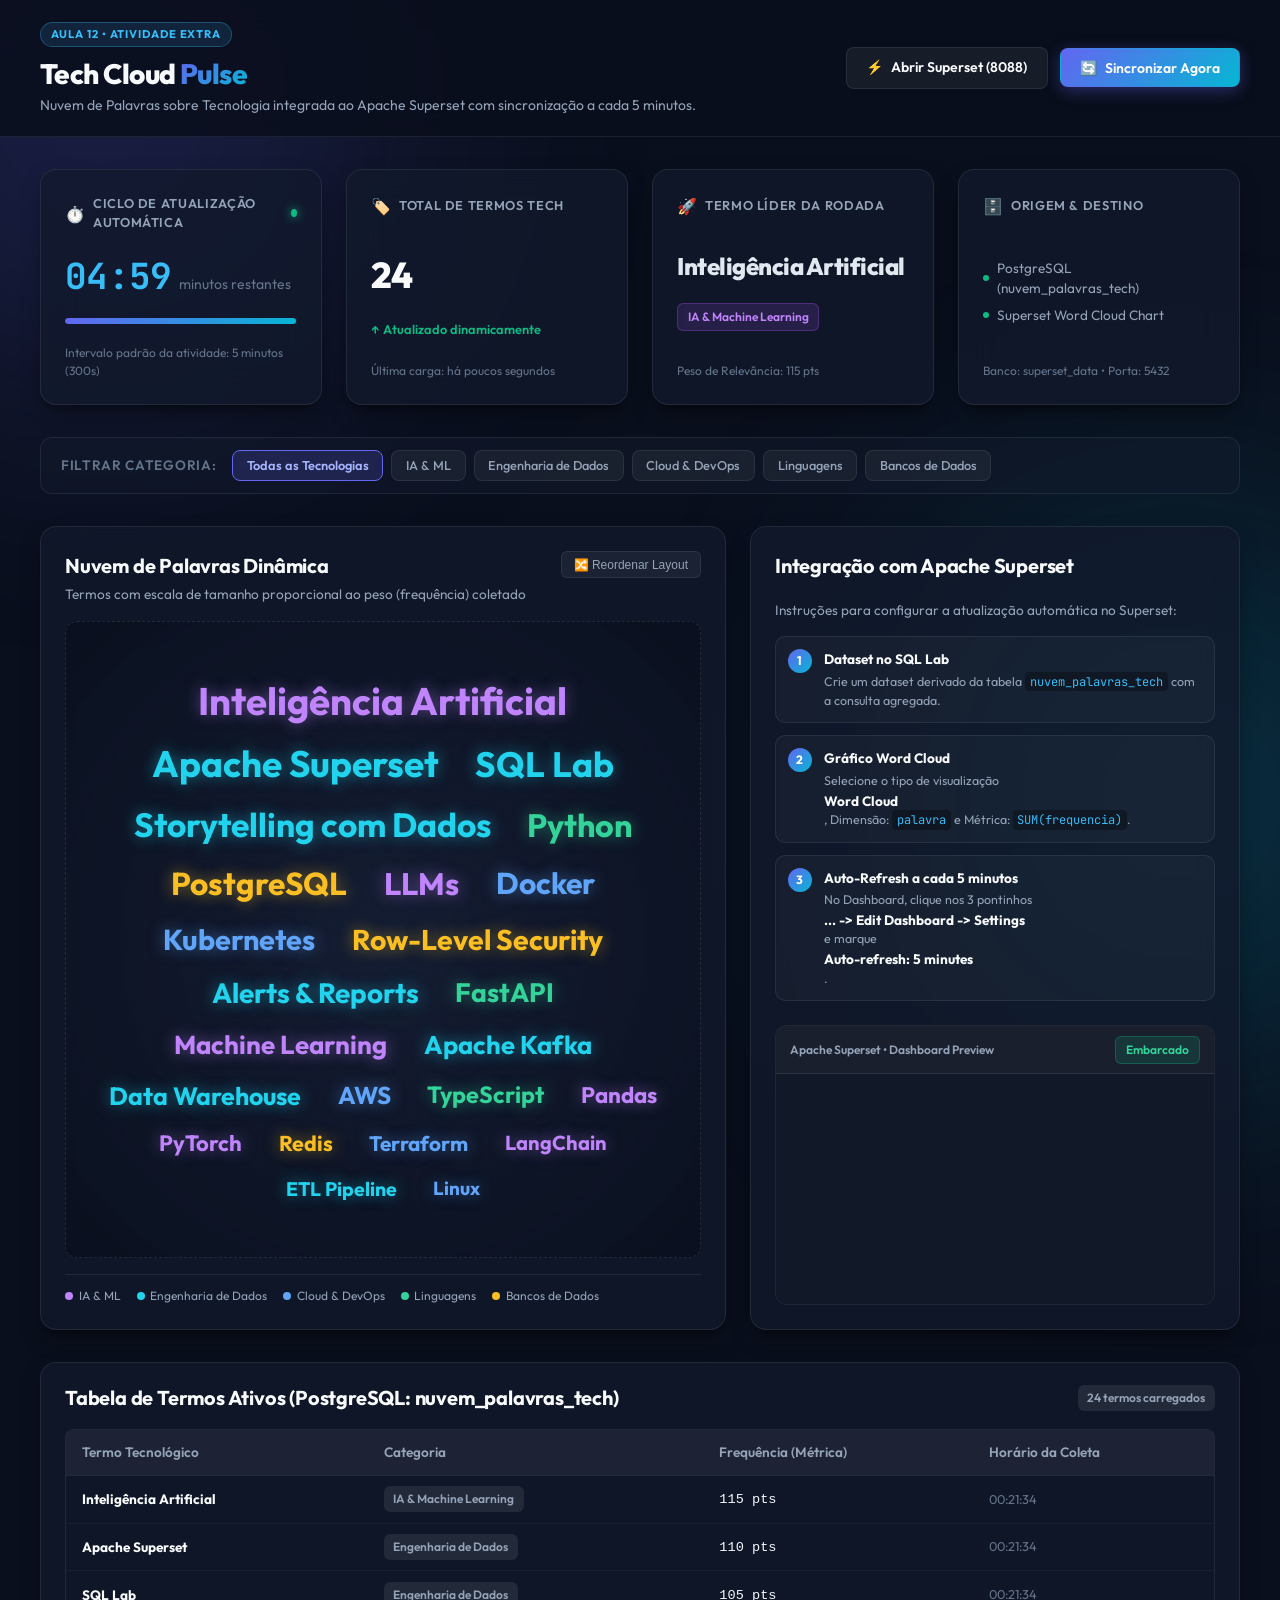
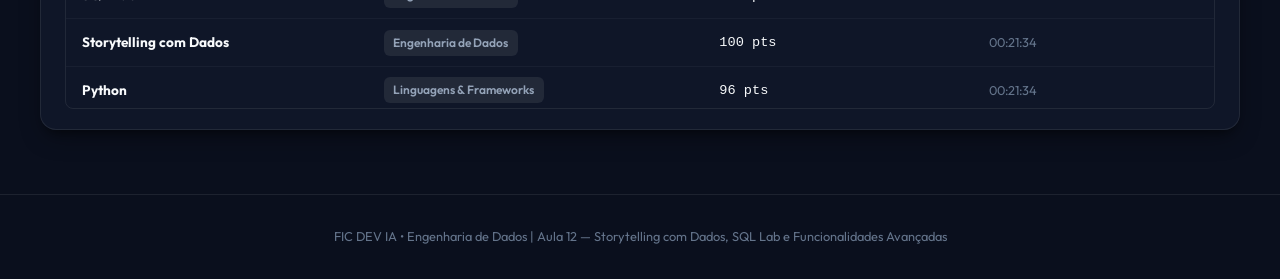
<file: bloco_02_dados/aula-12-storytelling-sql-lab-funcionalidades-avancadas/atividade_extra_nuvem_palavras/frontend/index.html>
<!DOCTYPE html>
<html lang="pt-BR">
<head>
    <meta charset="UTF-8">
    <meta name="viewport" content="width=device-width, initial-scale=1.0">
    <title>Tech Cloud Pulse | Nuvem de Palavras - Apache Superset</title>
    <!-- Google Fonts -->
    <link rel="preconnect" href="https://fonts.googleapis.com">
    <link rel="preconnect" href="https://fonts.gstatic.com" crossorigin>
    <link href="https://fonts.googleapis.com/css2?family=Outfit:wght@300;400;500;600;700;800&family=JetBrains+Mono:wght@400;600&display=swap" rel="stylesheet">
    <link rel="stylesheet" href="style.css">
</head>
<body>
    <div class="background-glow top-left"></div>
    <div class="background-glow bottom-right"></div>

    <header class="app-header">
        <div class="brand">
            <div class="brand-badge">AULA 12 • ATIVIDADE EXTRA</div>
            <h1 class="brand-title">Tech Cloud <span class="gradient-text">Pulse</span></h1>
            <p class="brand-subtitle">Nuvem de Palavras sobre Tecnologia integrada ao Apache Superset com sincronização a cada 5 minutos.</p>
        </div>
        <div class="header-actions">
            <a href="http://localhost:8088" target="_blank" class="btn btn-secondary" id="btn-open-superset">
                <span class="btn-icon">⚡</span> Abrir Superset (8088)
            </a>
            <button class="btn btn-primary" id="btn-sync-now">
                <span class="btn-icon">🔄</span> Sincronizar Agora
            </button>
        </div>
    </header>

    <main class="container">
        <!-- Dashboard Top Metrics Cards -->
        <section class="metrics-grid">
            <div class="card metric-card timer-card">
                <div class="card-header">
                    <span class="card-icon">⏱️</span>
                    <span class="card-label">Ciclo de Atualização Automática</span>
                    <span class="live-dot" title="Worker Ativo"></span>
                </div>
                <div class="timer-display">
                    <span id="countdown-timer">05:00</span>
                    <div class="timer-unit">minutos restantes</div>
                </div>
                <div class="progress-bar-container">
                    <div class="progress-bar" id="timer-progress-bar"></div>
                </div>
                <div class="card-footer-note">Intervalo padrão da atividade: 5 minutos (300s)</div>
            </div>

            <div class="card metric-card">
                <div class="card-header">
                    <span class="card-icon">🏷️</span>
                    <span class="card-label">Total de Termos Tech</span>
                </div>
                <div class="metric-value" id="metric-total-words">28</div>
                <div class="metric-trend positive">
                    <span class="trend-icon">↑</span> Atualizado dinamicamente
                </div>
                <div class="card-footer-note" id="metric-last-sync">Última carga: há poucos segundos</div>
            </div>

            <div class="card metric-card">
                <div class="card-header">
                    <span class="card-icon">🚀</span>
                    <span class="card-label">Termo Líder da Rodada</span>
                </div>
                <div class="metric-value leader-text" id="metric-top-word">Inteligência Artificial</div>
                <div class="badge badge-category" id="metric-top-category">IA & Machine Learning</div>
                <div class="card-footer-note" id="metric-top-weight">Peso de Relevância: 115 pts</div>
            </div>

            <div class="card metric-card">
                <div class="card-header">
                    <span class="card-icon">🗄️</span>
                    <span class="card-label">Origem & Destino</span>
                </div>
                <div class="status-list">
                    <div class="status-item">
                        <span class="status-bullet active"></span>
                        <span class="status-name">PostgreSQL (nuvem_palavras_tech)</span>
                    </div>
                    <div class="status-item">
                        <span class="status-bullet active"></span>
                        <span class="status-name">Superset Word Cloud Chart</span>
                    </div>
                </div>
                <div class="card-footer-note">Banco: superset_data • Porta: 5432</div>
            </div>
        </section>

        <!-- Category Filters -->
        <section class="filters-bar">
            <span class="filter-title">Filtrar Categoria:</span>
            <div class="filter-chips" id="filter-chips">
                <button class="chip active" data-category="ALL">Todas as Tecnologias</button>
                <button class="chip" data-category="IA & Machine Learning">IA & ML</button>
                <button class="chip" data-category="Engenharia de Dados">Engenharia de Dados</button>
                <button class="chip" data-category="Cloud & DevOps">Cloud & DevOps</button>
                <button class="chip" data-category="Linguagens & Frameworks">Linguagens</button>
                <button class="chip" data-category="Bancos de Dados & Storage">Bancos de Dados</button>
            </div>
        </section>

        <!-- Main Display: Word Cloud & Superset Embedded -->
        <section class="visualizer-grid">
            <!-- Interactive Word Cloud Canvas -->
            <div class="card visualizer-card">
                <div class="visualizer-header">
                    <div class="visualizer-title-group">
                        <h2 class="card-title">Nuvem de Palavras Dinâmica</h2>
                        <span class="card-caption">Termos com escala de tamanho proporcional ao peso (frequência) coletado</span>
                    </div>
                    <div class="visualizer-controls">
                        <button class="btn-sm" id="btn-reorder">🔀 Reordenar Layout</button>
                    </div>
                </div>

                <div class="word-cloud-container" id="word-cloud-wrapper">
                    <div id="word-cloud-canvas" class="word-cloud-canvas">
                        <!-- Rendered by app.js -->
                    </div>
                </div>

                <div class="word-cloud-footer">
                    <div class="legend-items">
                        <span class="legend-tag tag-ia"><span class="dot"></span> IA & ML</span>
                        <span class="legend-tag tag-data"><span class="dot"></span> Engenharia de Dados</span>
                        <span class="legend-tag tag-cloud"><span class="dot"></span> Cloud & DevOps</span>
                        <span class="legend-tag tag-dev"><span class="dot"></span> Linguagens</span>
                        <span class="legend-tag tag-db"><span class="dot"></span> Bancos de Dados</span>
                    </div>
                </div>
            </div>

            <!-- Superset Integration & Guide Panel -->
            <div class="card guide-card">
                <h2 class="card-title">Integração com Apache Superset</h2>
                <p class="card-caption">Instruções para configurar a atualização automática no Superset:</p>

                <div class="stepper">
                    <div class="step-item">
                        <div class="step-number">1</div>
                        <div class="step-content">
                            <strong>Dataset no SQL Lab</strong>
                            <p>Crie um dataset derivado da tabela <code>nuvem_palavras_tech</code> com a consulta agregada.</p>
                        </div>
                    </div>
                    <div class="step-item">
                        <div class="step-number">2</div>
                        <div class="step-content">
                            <strong>Gráfico Word Cloud</strong>
                            <p>Selecione o tipo de visualização <strong>Word Cloud</strong>, Dimensão: <code>palavra</code> e Métrica: <code>SUM(frequencia)</code>.</p>
                        </div>
                    </div>
                    <div class="step-item">
                        <div class="step-number">3</div>
                        <div class="step-content">
                            <strong>Auto-Refresh a cada 5 minutos</strong>
                            <p>No Dashboard, clique nos 3 pontinhos <strong>... -> Edit Dashboard -> Settings</strong> e marque <strong>Auto-refresh: 5 minutes</strong>.</p>
                        </div>
                    </div>
                </div>

                <div class="superset-preview-box">
                    <div class="preview-header">
                        <span>Apache Superset • Dashboard Preview</span>
                        <span class="badge badge-pulse">Embarcado</span>
                    </div>
                    <div class="preview-frame-container">
                        <iframe id="superset-iframe" src="http://localhost:8088/superset/dashboard/nuvem_palavras_tech_5min/?standalone=true" frameborder="0"></iframe>
                    </div>
                </div>
            </div>
        </section>

        <!-- Raw Data Table Modal / Drawer -->
        <section class="card table-card">
            <div class="table-header">
                <h3 class="card-title">Tabela de Termos Ativos (PostgreSQL: nuvem_palavras_tech)</h3>
                <span class="badge" id="table-row-count">Carregando...</span>
            </div>
            <div class="table-responsive">
                <table class="data-table" id="words-table">
                    <thead>
                        <tr>
                            <th>Termo Tecnológico</th>
                            <th>Categoria</th>
                            <th>Frequência (Métrica)</th>
                            <th>Horário da Coleta</th>
                        </tr>
                    </thead>
                    <tbody id="words-table-body">
                        <!-- Populated dynamically -->
                    </tbody>
                </table>
            </div>
        </section>
    </main>

    <footer class="app-footer">
        <p>FIC DEV IA • Engenharia de Dados | Aula 12 — Storytelling com Dados, SQL Lab e Funcionalidades Avançadas</p>
    </footer>

    <script src="app.js"></script>
</body>
</html>
</file>
<file: bloco_02_dados/aula-12-storytelling-sql-lab-funcionalidades-avancadas/atividade_extra_nuvem_palavras/frontend/style.css>
:root {
    --bg-primary: #0a0f1d;
    --bg-surface: rgba(18, 26, 44, 0.75);
    --bg-surface-hover: rgba(30, 41, 69, 0.85);
    --border-color: rgba(255, 255, 255, 0.08);
    --border-focus: rgba(99, 102, 241, 0.5);
    
    --text-primary: #f8fafc;
    --text-secondary: #94a3b8;
    --text-muted: #64748b;

    --accent-ia: #a855f7;
    --accent-data: #06b6d4;
    --accent-cloud: #3b82f6;
    --accent-dev: #10b981;
    --accent-db: #f59e0b;

    --primary-gradient: linear-gradient(135deg, #6366f1 0%, #06b6d4 100%);
    --ia-gradient: linear-gradient(135deg, #a855f7 0%, #ec4899 100%);
    --card-shadow: 0 10px 25px -5px rgba(0, 0, 0, 0.4), 0 8px 10px -6px rgba(0, 0, 0, 0.4);
}

* {
    box-sizing: border-box;
    margin: 0;
    padding: 0;
}

body {
    font-family: 'Outfit', -apple-system, BlinkMacSystemFont, sans-serif;
    background-color: var(--bg-primary);
    color: var(--text-primary);
    min-height: 100vh;
    overflow-x: hidden;
    position: relative;
    line-height: 1.5;
}

/* Background Ambient Glows */
.background-glow {
    position: fixed;
    width: 500px;
    height: 500px;
    border-radius: 50%;
    filter: blur(140px);
    pointer-events: none;
    z-index: 0;
    opacity: 0.25;
}
.background-glow.top-left {
    top: -150px;
    left: -150px;
    background: #6366f1;
}
.background-glow.bottom-right {
    bottom: -150px;
    right: -150px;
    background: #06b6d4;
}

/* Header */
.app-header {
    position: sticky;
    top: 0;
    z-index: 50;
    backdrop-filter: blur(16px);
    background: rgba(10, 15, 29, 0.85);
    border-bottom: 1px solid var(--border-color);
    padding: 1.25rem 2.5rem;
    display: flex;
    justify-content: space-between;
    align-items: center;
    gap: 1.5rem;
}

.brand-badge {
    display: inline-block;
    font-size: 0.7rem;
    font-weight: 700;
    letter-spacing: 0.08em;
    text-transform: uppercase;
    color: #38bdf8;
    background: rgba(56, 189, 248, 0.12);
    border: 1px solid rgba(56, 189, 248, 0.3);
    padding: 0.2rem 0.6rem;
    border-radius: 9999px;
    margin-bottom: 0.35rem;
}

.brand-title {
    font-size: 1.75rem;
    font-weight: 800;
    letter-spacing: -0.02em;
}

.gradient-text {
    background: var(--primary-gradient);
    -webkit-background-clip: text;
    -webkit-text-fill-color: transparent;
}

.brand-subtitle {
    font-size: 0.875rem;
    color: var(--text-secondary);
}

.header-actions {
    display: flex;
    gap: 0.75rem;
    align-items: center;
}

/* Buttons */
.btn {
    display: inline-flex;
    align-items: center;
    gap: 0.5rem;
    font-family: inherit;
    font-size: 0.875rem;
    font-weight: 600;
    padding: 0.6rem 1.2rem;
    border-radius: 8px;
    border: 1px solid transparent;
    cursor: pointer;
    text-decoration: none;
    transition: all 0.2s ease;
}

.btn-primary {
    background: var(--primary-gradient);
    color: #ffffff;
    box-shadow: 0 4px 15px rgba(99, 102, 241, 0.35);
}
.btn-primary:hover {
    transform: translateY(-2px);
    box-shadow: 0 6px 20px rgba(99, 102, 241, 0.5);
}

.btn-secondary {
    background: rgba(255, 255, 255, 0.06);
    color: var(--text-primary);
    border: 1px solid var(--border-color);
}
.btn-secondary:hover {
    background: rgba(255, 255, 255, 0.12);
    border-color: rgba(255, 255, 255, 0.2);
}

.btn-sm {
    font-size: 0.75rem;
    padding: 0.35rem 0.75rem;
    background: rgba(255, 255, 255, 0.05);
    border: 1px solid var(--border-color);
    border-radius: 6px;
    color: var(--text-secondary);
    cursor: pointer;
    transition: all 0.2s;
}
.btn-sm:hover {
    background: rgba(255, 255, 255, 0.1);
    color: var(--text-primary);
}

/* Container */
.container {
    max-width: 1400px;
    margin: 0 auto;
    padding: 2rem 2.5rem;
    display: flex;
    flex-direction: column;
    gap: 2rem;
    position: relative;
    z-index: 1;
}

/* Cards System */
.card {
    background: var(--bg-surface);
    backdrop-filter: blur(20px);
    border: 1px solid var(--border-color);
    border-radius: 16px;
    padding: 1.5rem;
    box-shadow: var(--card-shadow);
    transition: border-color 0.2s ease, transform 0.2s ease;
}
.card:hover {
    border-color: rgba(255, 255, 255, 0.15);
}

/* Metrics Grid */
.metrics-grid {
    display: grid;
    grid-template-columns: repeat(auto-fit, minmax(280px, 1fr));
    gap: 1.5rem;
}

.metric-card {
    display: flex;
    flex-direction: column;
    justify-content: space-between;
}

.card-header {
    display: flex;
    align-items: center;
    gap: 0.5rem;
    margin-bottom: 0.75rem;
}
.card-label {
    font-size: 0.8rem;
    font-weight: 600;
    text-transform: uppercase;
    letter-spacing: 0.05em;
    color: var(--text-secondary);
    flex-grow: 1;
}

.live-dot {
    width: 8px;
    height: 8px;
    border-radius: 50%;
    background: #10b981;
    box-shadow: 0 0 10px #10b981;
    animation: pulseGlow 2s infinite;
}

@keyframes pulseGlow {
    0%, 100% { opacity: 1; transform: scale(1); }
    50% { opacity: 0.4; transform: scale(1.3); }
}

.timer-display {
    display: flex;
    align-items: baseline;
    gap: 0.5rem;
    margin: 0.25rem 0;
}
#countdown-timer {
    font-family: 'JetBrains Mono', monospace;
    font-size: 2.25rem;
    font-weight: 700;
    color: #38bdf8;
    letter-spacing: -0.02em;
}
.timer-unit {
    font-size: 0.875rem;
    color: var(--text-muted);
}

.progress-bar-container {
    width: 100%;
    height: 6px;
    background: rgba(255, 255, 255, 0.08);
    border-radius: 9999px;
    overflow: hidden;
    margin: 0.75rem 0;
}
.progress-bar {
    height: 100%;
    width: 100%;
    background: var(--primary-gradient);
    border-radius: 9999px;
    transition: width 1s linear;
}

.metric-value {
    font-size: 2.25rem;
    font-weight: 800;
    color: var(--text-primary);
    letter-spacing: -0.02em;
    margin: 0.25rem 0;
}
.leader-text {
    font-size: 1.5rem;
    white-space: nowrap;
    overflow: hidden;
    text-overflow: ellipsis;
    color: #e2e8f0;
}

.badge {
    display: inline-flex;
    align-items: center;
    padding: 0.25rem 0.6rem;
    border-radius: 6px;
    font-size: 0.75rem;
    font-weight: 600;
    background: rgba(255, 255, 255, 0.08);
    color: var(--text-secondary);
}
.badge-category {
    background: rgba(168, 85, 247, 0.15);
    color: #c084fc;
    border: 1px solid rgba(168, 85, 247, 0.3);
    align-self: flex-start;
    margin-bottom: 0.5rem;
}
.badge-pulse {
    background: rgba(16, 185, 129, 0.15);
    color: #34d399;
    border: 1px solid rgba(16, 185, 129, 0.3);
}

.metric-trend {
    font-size: 0.8rem;
    font-weight: 600;
    display: flex;
    align-items: center;
    gap: 0.25rem;
}
.metric-trend.positive {
    color: #10b981;
}

.card-footer-note {
    font-size: 0.75rem;
    color: var(--text-muted);
    margin-top: 0.5rem;
}

.status-list {
    display: flex;
    flex-direction: column;
    gap: 0.4rem;
}
.status-item {
    display: flex;
    align-items: center;
    gap: 0.5rem;
    font-size: 0.85rem;
    color: var(--text-secondary);
}
.status-bullet {
    width: 6px;
    height: 6px;
    border-radius: 50%;
    background: #10b981;
}

/* Category Filter Bar */
.filters-bar {
    display: flex;
    align-items: center;
    gap: 1rem;
    flex-wrap: wrap;
    background: rgba(18, 26, 44, 0.5);
    padding: 0.75rem 1.25rem;
    border-radius: 12px;
    border: 1px solid var(--border-color);
}
.filter-title {
    font-size: 0.85rem;
    font-weight: 600;
    color: var(--text-muted);
    text-transform: uppercase;
    letter-spacing: 0.05em;
}
.filter-chips {
    display: flex;
    gap: 0.5rem;
    flex-wrap: wrap;
}
.chip {
    font-family: inherit;
    font-size: 0.8rem;
    font-weight: 500;
    padding: 0.4rem 0.85rem;
    border-radius: 8px;
    background: rgba(255, 255, 255, 0.05);
    border: 1px solid var(--border-color);
    color: var(--text-secondary);
    cursor: pointer;
    transition: all 0.2s;
}
.chip:hover {
    background: rgba(255, 255, 255, 0.1);
    color: var(--text-primary);
}
.chip.active {
    background: rgba(99, 102, 241, 0.2);
    border-color: #6366f1;
    color: #a5b4fc;
    font-weight: 600;
}

/* Visualizer Grid (Word Cloud & Guide) */
.visualizer-grid {
    display: grid;
    grid-template-columns: 1.4fr 1fr;
    gap: 1.5rem;
}

@media (max-width: 1024px) {
    .visualizer-grid {
        grid-template-columns: 1fr;
    }
}

.visualizer-card {
    display: flex;
    flex-direction: column;
    min-height: 480px;
}

.visualizer-header {
    display: flex;
    justify-content: space-between;
    align-items: flex-start;
    margin-bottom: 1rem;
}

.card-title {
    font-size: 1.25rem;
    font-weight: 700;
    letter-spacing: -0.01em;
}
.card-caption {
    font-size: 0.85rem;
    color: var(--text-secondary);
    margin-top: 0.2rem;
}

/* Word Cloud Rendering Area */
.word-cloud-container {
    flex-grow: 1;
    background: radial-gradient(circle at center, rgba(30, 41, 69, 0.4) 0%, rgba(10, 15, 29, 0.8) 100%);
    border: 1px dashed rgba(255, 255, 255, 0.1);
    border-radius: 12px;
    padding: 1.5rem;
    display: flex;
    align-items: center;
    justify-content: center;
    min-height: 380px;
    position: relative;
    overflow: hidden;
}

.word-cloud-canvas {
    display: flex;
    flex-wrap: wrap;
    align-items: center;
    justify-content: center;
    gap: 1rem 1.5rem;
    max-width: 100%;
}

.cloud-tag {
    cursor: pointer;
    font-weight: 700;
    transition: all 0.3s cubic-bezier(0.16, 1, 0.3, 1);
    text-shadow: 0 2px 10px rgba(0, 0, 0, 0.5);
    user-select: none;
    line-height: 1.1;
    display: inline-block;
    padding: 0.2rem 0.4rem;
    border-radius: 6px;
}
.cloud-tag:hover {
    transform: scale(1.2) translateY(-3px);
    z-index: 10;
}

/* Category Colors */
.cat-ia { color: #c084fc; text-shadow: 0 0 15px rgba(192, 132, 252, 0.5); }
.cat-ia:hover { background: rgba(192, 132, 252, 0.15); }

.cat-data { color: #22d3ee; text-shadow: 0 0 15px rgba(34, 211, 238, 0.5); }
.cat-data:hover { background: rgba(34, 211, 238, 0.15); }

.cat-cloud { color: #60a5fa; text-shadow: 0 0 15px rgba(96, 165, 250, 0.5); }
.cat-cloud:hover { background: rgba(96, 165, 250, 0.15); }

.cat-dev { color: #34d399; text-shadow: 0 0 15px rgba(52, 211, 153, 0.5); }
.cat-dev:hover { background: rgba(52, 211, 153, 0.15); }

.cat-db { color: #fbbf24; text-shadow: 0 0 15px rgba(251, 191, 36, 0.5); }
.cat-db:hover { background: rgba(251, 191, 36, 0.15); }

.word-cloud-footer {
    margin-top: 1rem;
    border-top: 1px solid var(--border-color);
    padding-top: 0.75rem;
}
.legend-items {
    display: flex;
    gap: 1rem;
    flex-wrap: wrap;
    font-size: 0.75rem;
    color: var(--text-secondary);
}
.legend-tag {
    display: flex;
    align-items: center;
    gap: 0.35rem;
}
.legend-tag .dot {
    width: 8px;
    height: 8px;
    border-radius: 50%;
}
.tag-ia .dot { background: #c084fc; }
.tag-data .dot { background: #22d3ee; }
.tag-cloud .dot { background: #60a5fa; }
.tag-dev .dot { background: #34d399; }
.tag-db .dot { background: #fbbf24; }

/* Guide & Preview Card */
.guide-card {
    display: flex;
    flex-direction: column;
    gap: 1rem;
}

.stepper {
    display: flex;
    flex-direction: column;
    gap: 0.75rem;
}
.step-item {
    display: flex;
    gap: 0.75rem;
    align-items: flex-start;
    background: rgba(255, 255, 255, 0.03);
    border: 1px solid var(--border-color);
    padding: 0.75rem;
    border-radius: 10px;
}
.step-number {
    width: 24px;
    height: 24px;
    border-radius: 50%;
    background: var(--primary-gradient);
    color: white;
    font-size: 0.75rem;
    font-weight: 700;
    display: flex;
    align-items: center;
    justify-content: center;
    flex-shrink: 0;
}
.step-content strong {
    display: block;
    font-size: 0.85rem;
    color: var(--text-primary);
}
.step-content p {
    font-size: 0.78rem;
    color: var(--text-secondary);
    margin-top: 0.2rem;
}
.step-content code {
    font-family: 'JetBrains Mono', monospace;
    background: rgba(0, 0, 0, 0.3);
    padding: 0.1rem 0.3rem;
    border-radius: 4px;
    color: #38bdf8;
    font-size: 0.75rem;
}

/* Superset Preview Box */
.superset-preview-box {
    margin-top: 0.5rem;
    border: 1px solid var(--border-color);
    border-radius: 12px;
    overflow: hidden;
    background: #0d1322;
}
.preview-header {
    padding: 0.6rem 0.9rem;
    background: rgba(255, 255, 255, 0.05);
    border-bottom: 1px solid var(--border-color);
    font-size: 0.75rem;
    font-weight: 600;
    color: var(--text-secondary);
    display: flex;
    justify-content: space-between;
    align-items: center;
}
.preview-frame-container {
    height: 230px;
    width: 100%;
    position: relative;
    background: #111827;
}
.preview-frame-container iframe {
    width: 100%;
    height: 100%;
    border: none;
}

/* Data Table */
.table-card {
    padding: 1.25rem 1.5rem;
}
.table-header {
    display: flex;
    justify-content: space-between;
    align-items: center;
    margin-bottom: 1rem;
}
.table-responsive {
    max-height: 280px;
    overflow-y: auto;
    border: 1px solid var(--border-color);
    border-radius: 8px;
}
.data-table {
    width: 100%;
    border-collapse: collapse;
    text-align: left;
    font-size: 0.85rem;
}
.data-table th {
    background: rgba(255, 255, 255, 0.06);
    padding: 0.75rem 1rem;
    font-weight: 600;
    color: var(--text-secondary);
    border-bottom: 1px solid var(--border-color);
    position: sticky;
    top: 0;
    z-index: 2;
}
.data-table td {
    padding: 0.65rem 1rem;
    border-bottom: 1px solid rgba(255, 255, 255, 0.04);
    color: var(--text-primary);
}
.data-table tr:hover td {
    background: rgba(255, 255, 255, 0.02);
}

/* Footer */
.app-footer {
    text-align: center;
    padding: 2rem;
    font-size: 0.8rem;
    color: var(--text-muted);
    border-top: 1px solid var(--border-color);
    margin-top: 2rem;
}
</file>
